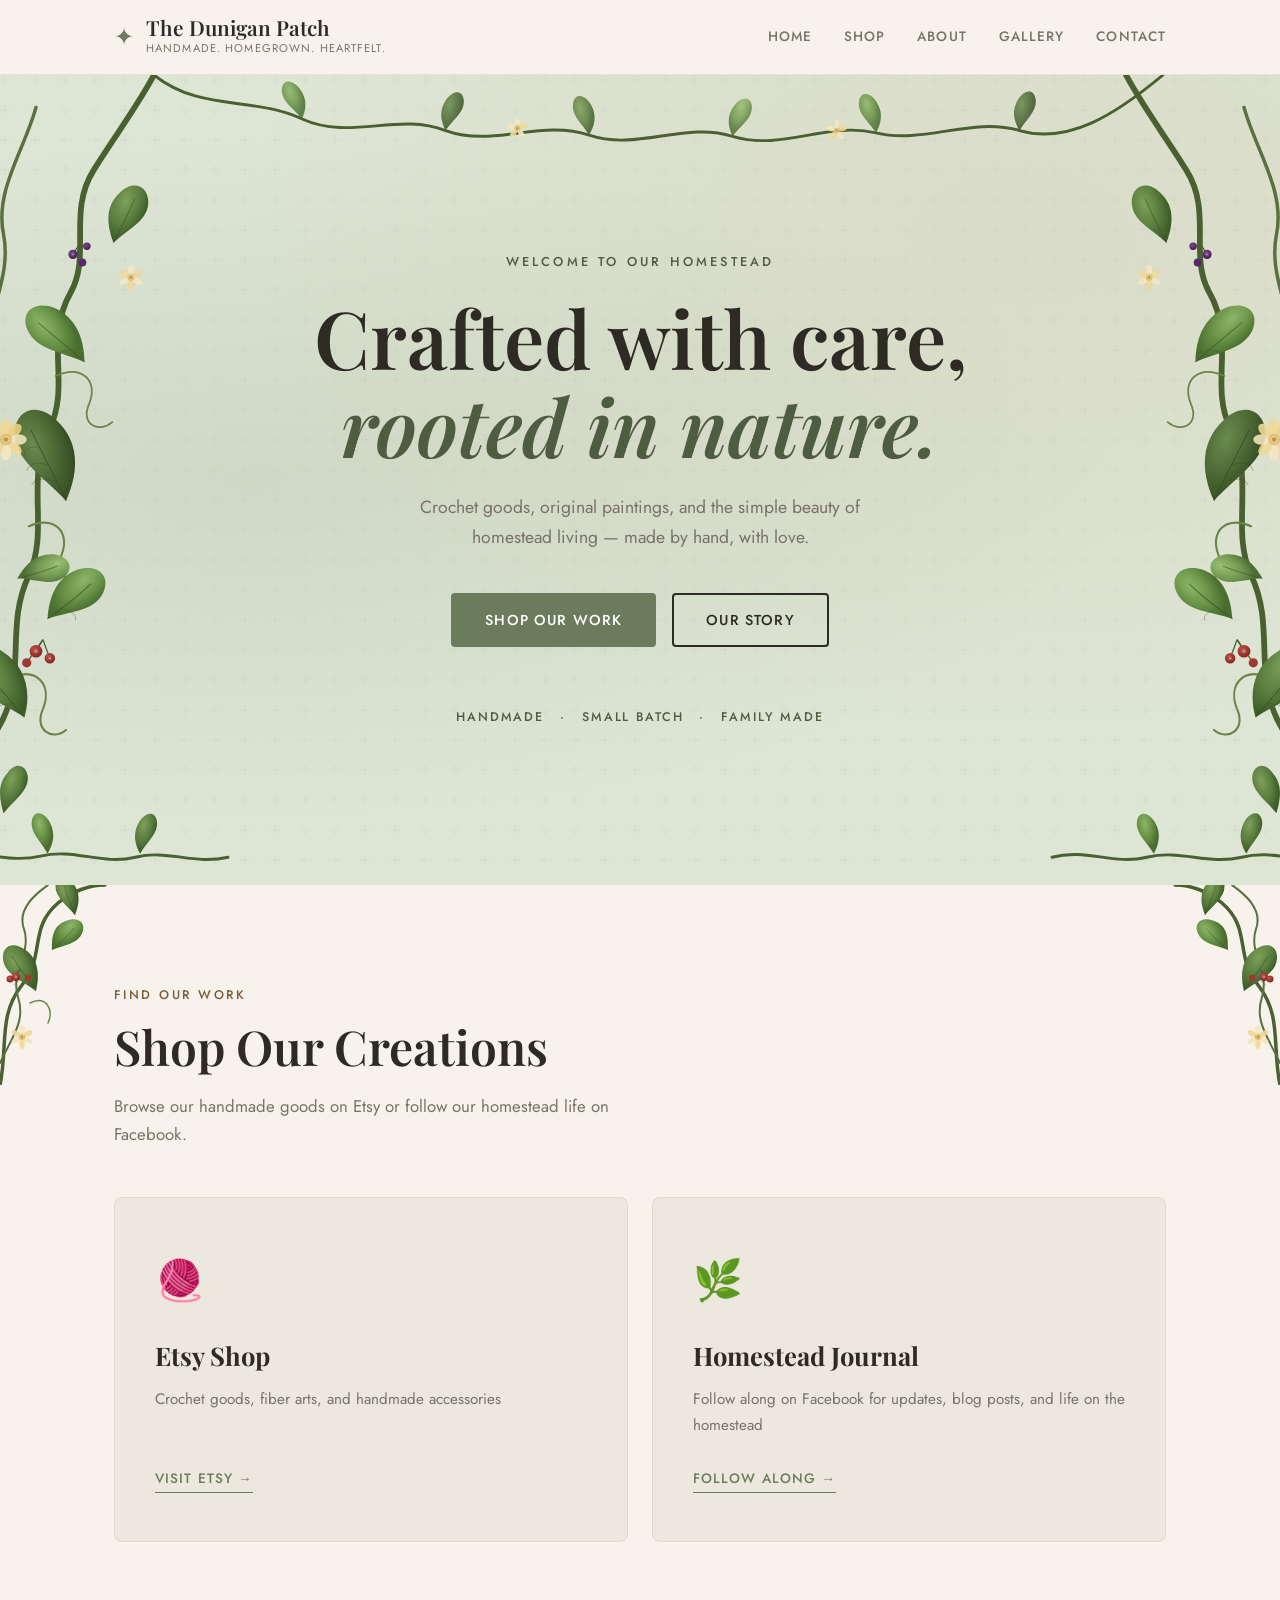
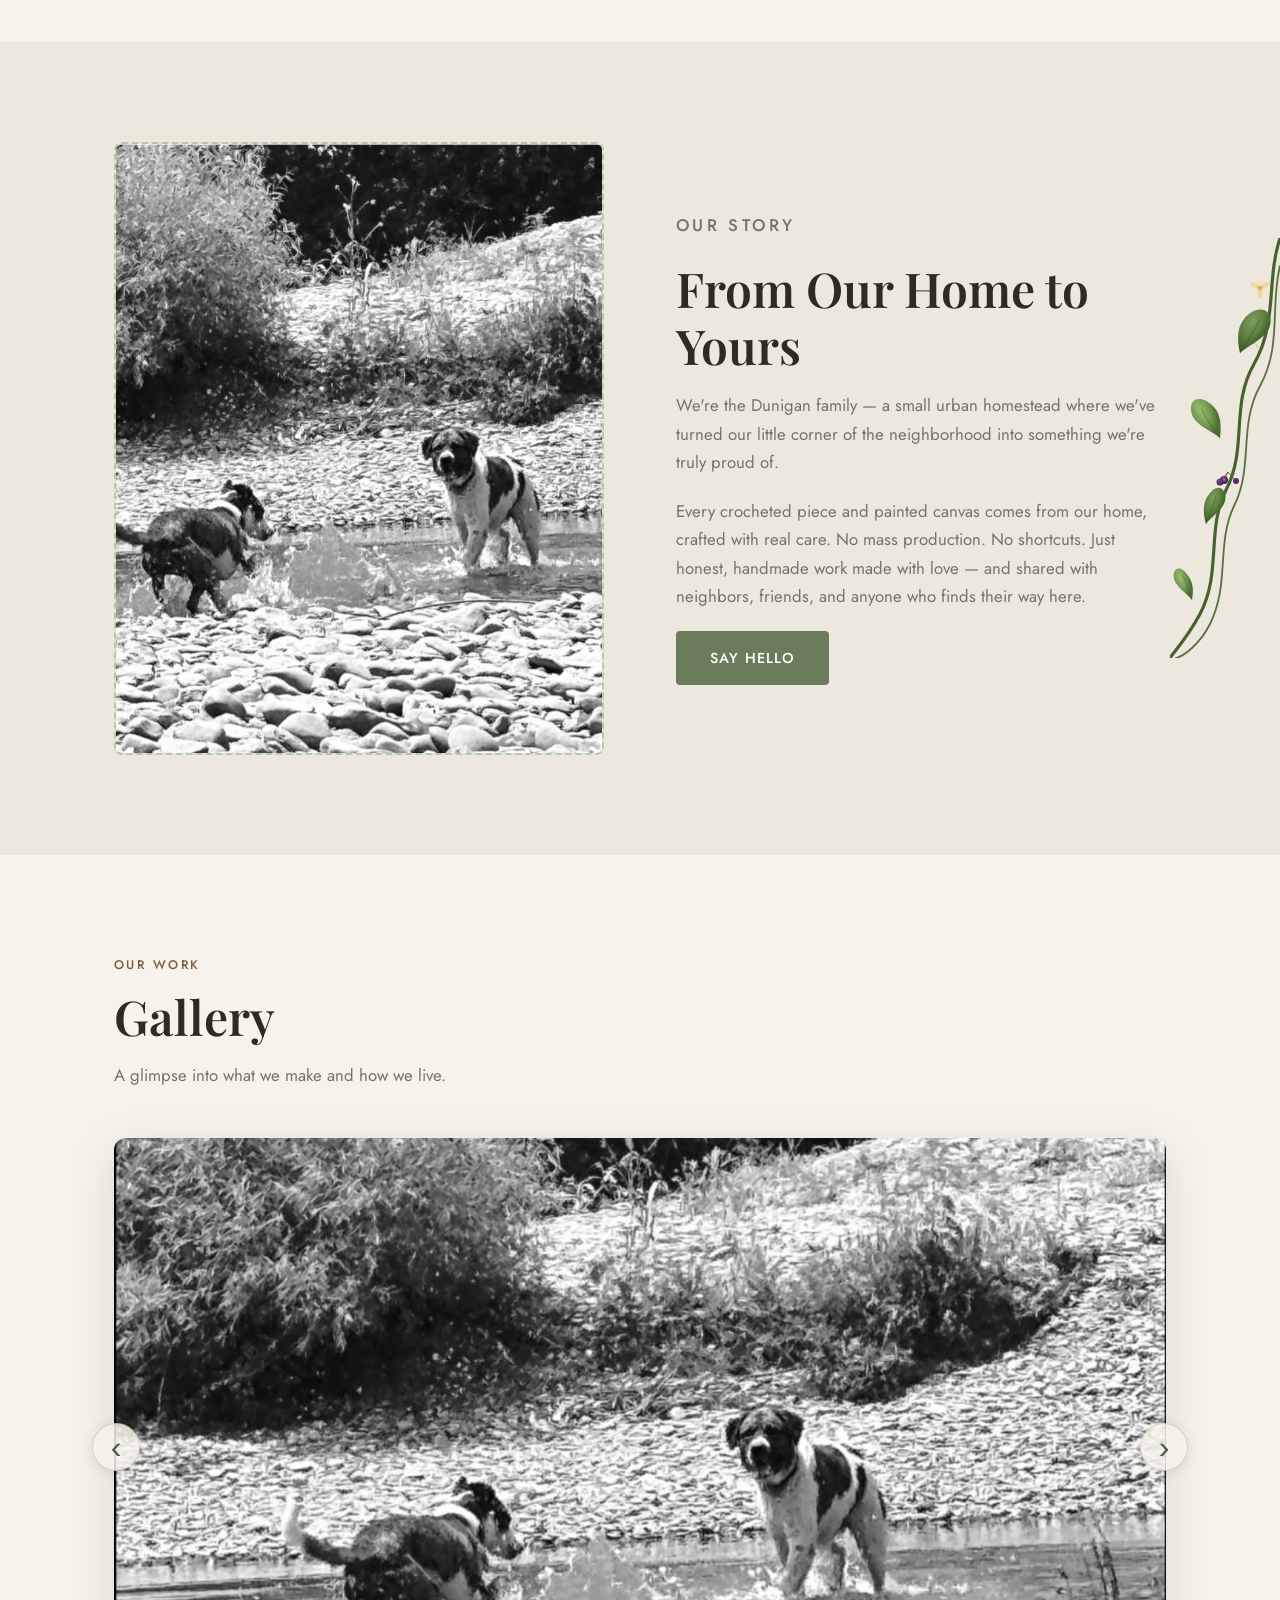
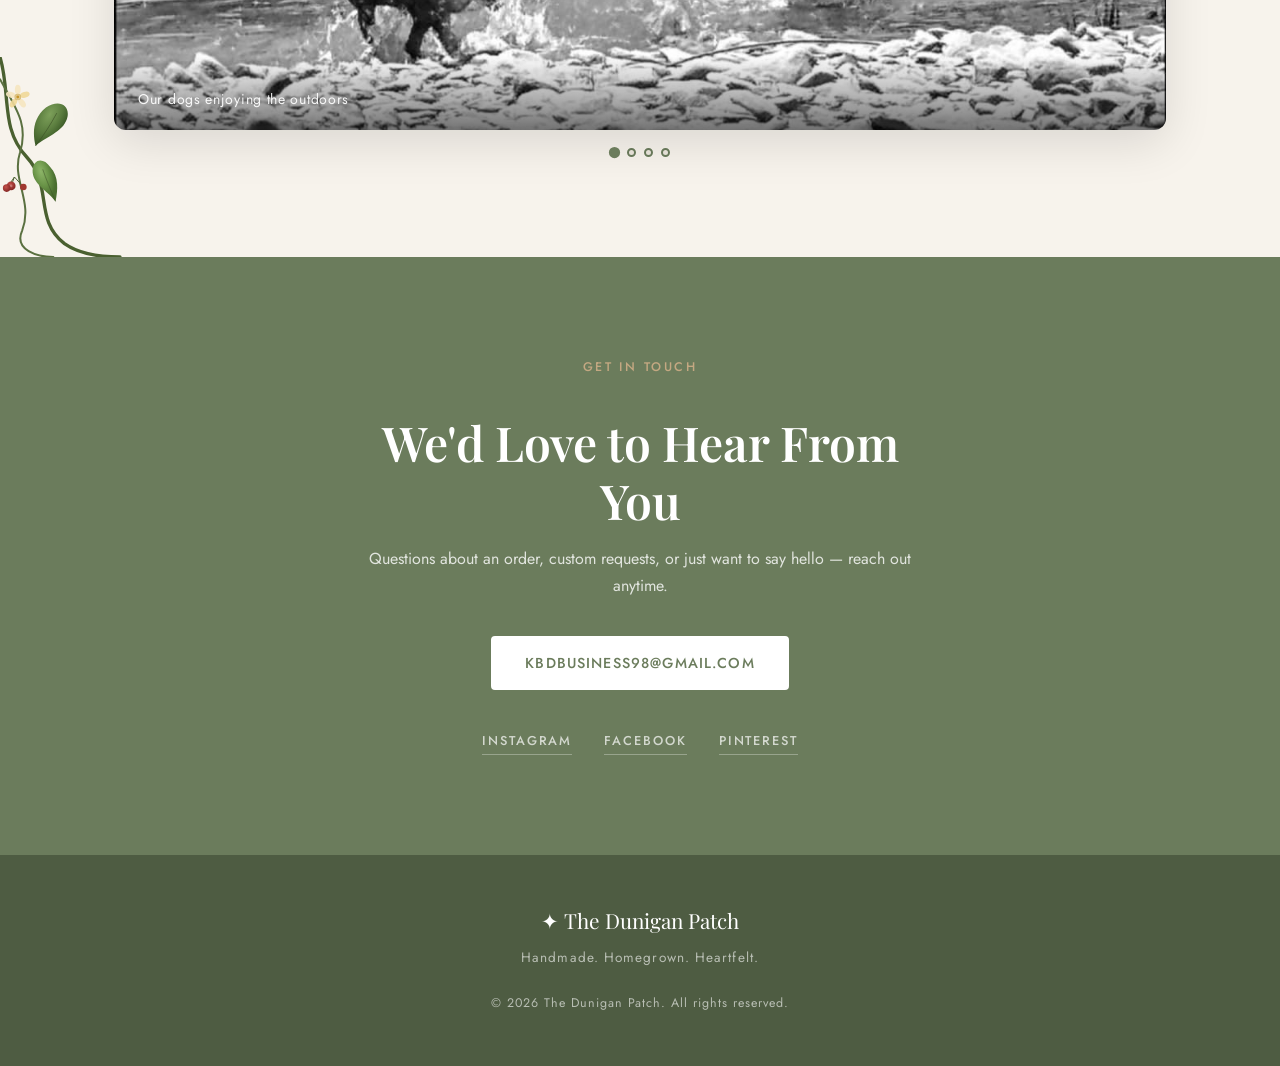
<file: index.html>
<!DOCTYPE html>
<html lang="en">
<head>
  <meta charset="UTF-8">
  <meta name="viewport" content="width=device-width, initial-scale=1.0">
  <title>The Dunigan Patch — Handmade. Homegrown. Heartfelt.</title>
  <meta name="description" content="Handcrafted crochet, paintings, and homestead living from the Dunigan family. Shop our handmade goods on Etsy.">
  <link rel="preconnect" href="https://fonts.googleapis.com">
  <link rel="preconnect" href="https://fonts.gstatic.com" crossorigin>
  <link href="https://fonts.googleapis.com/css2?family=Playfair+Display:ital,wght@0,400;0,600;1,400&family=Jost:wght@300;400;500&display=swap" rel="stylesheet">
  <link rel="stylesheet" href="styles.css">
</head>
<body>

  <!-- HEADER -->
  <header class="site-header">
    <div class="header-inner">
      <div class="logo">
        <span class="logo-leaf">✦</span>
        <div>
          <h1>The Dunigan Patch</h1>
          <p class="tagline">Handmade. Homegrown. Heartfelt.</p>
        </div>
      </div>
      <nav class="main-nav">
        <a href="#home">Home</a>
        <a href="#shop">Shop</a>
        <a href="#about">About</a>
        <a href="#gallery">Gallery</a>
        <a href="#contact">Contact</a>
      </nav>
      <button class="nav-toggle" aria-label="Toggle menu">☰</button>
    </div>
    <nav class="mobile-nav" id="mobileNav">
      <a href="#home" onclick="closeMobileNav()">Home</a>
      <a href="#shop" onclick="closeMobileNav()">Shop</a>
      <a href="#about" onclick="closeMobileNav()">About</a>
      <a href="#gallery" onclick="closeMobileNav()">Gallery</a>
      <a href="#contact" onclick="closeMobileNav()">Contact</a>
    </nav>
  </header>

  <!-- ===================== HERO ===================== -->
  <section class="hero" id="home">
    <div class="hero-texture"></div>

    <svg class="botanical-hero" viewBox="0 0 1200 700" preserveAspectRatio="xMidYMid slice" xmlns="http://www.w3.org/2000/svg" aria-hidden="true">
      <defs>
        <radialGradient id="lf1" cx="35%" cy="30%" r="65%"><stop offset="0%" stop-color="#7da05a"/><stop offset="60%" stop-color="#5a7c3e"/><stop offset="100%" stop-color="#3d5c28"/></radialGradient>
        <radialGradient id="lf2" cx="40%" cy="25%" r="60%"><stop offset="0%" stop-color="#8db568"/><stop offset="55%" stop-color="#6a9448"/><stop offset="100%" stop-color="#4a6e30"/></radialGradient>
        <radialGradient id="lf3" cx="30%" cy="35%" r="70%"><stop offset="0%" stop-color="#6a8c4e"/><stop offset="50%" stop-color="#506c38"/><stop offset="100%" stop-color="#344d22"/></radialGradient>
        <radialGradient id="lf4" cx="45%" cy="20%" r="65%"><stop offset="0%" stop-color="#9abf70"/><stop offset="60%" stop-color="#729952"/><stop offset="100%" stop-color="#4e6e35"/></radialGradient>
        <radialGradient id="br1" cx="40%" cy="35%" r="60%"><stop offset="0%" stop-color="#c4504a"/><stop offset="100%" stop-color="#8a2a28"/></radialGradient>
        <radialGradient id="br2" cx="40%" cy="35%" r="60%"><stop offset="0%" stop-color="#7a4a8a"/><stop offset="100%" stop-color="#4a2060"/></radialGradient>
        <radialGradient id="fl1" cx="50%" cy="50%" r="50%"><stop offset="0%" stop-color="#f5e6c0"/><stop offset="100%" stop-color="#d4b870"/></radialGradient>
      </defs>

      <!-- ── LEFT MAIN STEMS ── -->
      <path d="M30,700 C38,650 18,610 45,565 C72,520 50,478 72,432 C90,392 68,350 90,305 C108,268 85,228 108,188 C126,156 105,118 128,82 C144,56 165,28 180,0" fill="none" stroke="#4a6030" stroke-width="5" stroke-linecap="round"/>
      <path d="M0,680 C12,640 30,618 20,578 C10,538 35,510 25,470 C15,432 42,400 32,360 C22,322 50,290 40,250 C30,212 58,178 50,138 C42,100 68,65 78,28" fill="none" stroke="#5a7040" stroke-width="3" stroke-linecap="round"/>
      <!-- tendrils -->
      <path d="M58,520 C80,512 92,528 84,548 C76,566 92,576 104,566" fill="none" stroke="#6a8448" stroke-width="1.8" stroke-linecap="round"/>
      <path d="M72,390 C94,380 108,395 100,415 C92,433 108,442 120,430" fill="none" stroke="#6a8448" stroke-width="1.8" stroke-linecap="round"/>
      <path d="M95,260 C118,250 132,264 124,284 C116,302 132,310 144,300" fill="none" stroke="#6a8448" stroke-width="1.5" stroke-linecap="round"/>
      <!-- LEFT LEAVES -->
      <g transform="translate(68,555) rotate(-32)"><path d="M0,0 C-10,-22 -28,-42 -20,-62 C-12,-80 6,-76 14,-58 C24,-38 18,-16 0,0Z" fill="url(#lf1)"/><path d="M0,0 C-3,-20 -6,-40 -8,-60" fill="none" stroke="#3d5228" stroke-width="1" opacity="0.7"/><path d="M-2,-15 C-10,-20 -18,-22 -22,-18" fill="none" stroke="#3d5228" stroke-width="0.6" opacity="0.5"/><path d="M-4,-28 C-13,-34 -20,-33 -22,-28" fill="none" stroke="#3d5228" stroke-width="0.6" opacity="0.5"/><path d="M-6,-42 C-14,-46 -20,-44 -20,-40" fill="none" stroke="#3d5228" stroke-width="0.5" opacity="0.4"/></g>
      <g transform="translate(88,470) rotate(45)"><path d="M0,0 C8,-18 24,-32 18,-50 C12,-66 -4,-64 -12,-48 C-20,-30 -12,-14 0,0Z" fill="url(#lf2)"/><path d="M0,0 C3,-18 5,-34 5,-48" fill="none" stroke="#3d5228" stroke-width="1" opacity="0.7"/><path d="M3,-15 C10,-20 16,-20 18,-16" fill="none" stroke="#3d5228" stroke-width="0.6" opacity="0.5"/></g>
      <g transform="translate(104,368) rotate(-18)"><path d="M0,0 C-12,-26 -32,-48 -24,-70 C-16,-90 4,-88 14,-68 C26,-46 20,-22 0,0Z" fill="url(#lf3)"/><path d="M0,0 C-3,-23 -7,-46 -10,-68" fill="none" stroke="#344d22" stroke-width="1" opacity="0.7"/><path d="M-3,-18 C-11,-25 -20,-27 -24,-22" fill="none" stroke="#344d22" stroke-width="0.6" opacity="0.5"/><path d="M-5,-34 C-14,-41 -22,-40 -24,-35" fill="none" stroke="#344d22" stroke-width="0.6" opacity="0.5"/><path d="M-7,-50 C-15,-56 -22,-53 -22,-48" fill="none" stroke="#344d22" stroke-width="0.5" opacity="0.4"/></g>
      <g transform="translate(62,435) rotate(68)"><path d="M0,0 C6,-14 18,-24 14,-38 C10,-50 -2,-48 -8,-36 C-14,-22 -8,-10 0,0Z" fill="url(#lf4)"/><path d="M0,0 C2,-13 3,-25 3,-36" fill="none" stroke="#3d5228" stroke-width="0.8" opacity="0.6"/></g>
      <g transform="translate(120,248) rotate(-42)"><path d="M0,0 C-9,-20 -24,-36 -18,-54 C-12,-70 4,-68 12,-52 C20,-34 14,-16 0,0Z" fill="url(#lf2)"/><path d="M0,0 C-2,-18 -5,-36 -7,-52" fill="none" stroke="#3d5228" stroke-width="0.9" opacity="0.65"/><path d="M-2,-15 C-8,-21 -15,-22 -18,-18" fill="none" stroke="#3d5228" stroke-width="0.5" opacity="0.5"/></g>
      <g transform="translate(145,145) rotate(20)"><path d="M0,0 C8,-16 22,-28 16,-44 C10,-58 -4,-56 -10,-42 C-18,-26 -10,-12 0,0Z" fill="url(#lf1)"/><path d="M0,0 C2,-15 4,-29 4,-42" fill="none" stroke="#3d5228" stroke-width="0.8" opacity="0.65"/></g>
      <g transform="translate(50,638) rotate(15)"><path d="M0,0 C6,-14 16,-24 12,-36 C8,-46 -2,-46 -6,-34 C-12,-22 -6,-10 0,0Z" fill="url(#lf1)"/></g>
      <!-- LEFT FLOWERS -->
      <g transform="translate(52,315)"><ellipse cx="0" cy="-11" rx="4.5" ry="7" fill="#f0d898" opacity="0.92"/><ellipse cx="0" cy="-11" rx="4.5" ry="7" fill="#efd080" opacity="0.88" transform="rotate(45)"/><ellipse cx="0" cy="-11" rx="4.5" ry="7" fill="#f5e6c0" opacity="0.88" transform="rotate(90)"/><ellipse cx="0" cy="-11" rx="4.5" ry="7" fill="#f0d898" opacity="0.92" transform="rotate(135)"/><ellipse cx="0" cy="-11" rx="4.5" ry="7" fill="#f5e6c0" opacity="0.88" transform="rotate(180)"/><ellipse cx="0" cy="-11" rx="4.5" ry="7" fill="#f0d898" opacity="0.9" transform="rotate(225)"/><ellipse cx="0" cy="-11" rx="4.5" ry="7" fill="#f5e6c0" opacity="0.88" transform="rotate(270)"/><ellipse cx="0" cy="-11" rx="4.5" ry="7" fill="#f0d898" opacity="0.9" transform="rotate(315)"/><circle cx="0" cy="0" r="5" fill="url(#fl1)"/><circle cx="0" cy="0" r="2" fill="#c8962a"/></g>
      <g transform="translate(160,175) scale(0.72)"><ellipse cx="0" cy="-9" rx="3.5" ry="6" fill="#f5e6c0" opacity="0.9"/><ellipse cx="0" cy="-9" rx="3.5" ry="6" fill="#f0d898" opacity="0.9" transform="rotate(60)"/><ellipse cx="0" cy="-9" rx="3.5" ry="6" fill="#f5e6c0" opacity="0.9" transform="rotate(120)"/><ellipse cx="0" cy="-9" rx="3.5" ry="6" fill="#f0d898" opacity="0.9" transform="rotate(180)"/><ellipse cx="0" cy="-9" rx="3.5" ry="6" fill="#f5e6c0" opacity="0.9" transform="rotate(240)"/><ellipse cx="0" cy="-9" rx="3.5" ry="6" fill="#f0d898" opacity="0.9" transform="rotate(300)"/><circle cx="0" cy="0" r="4" fill="url(#fl1)"/><circle cx="0" cy="0" r="1.8" fill="#c8962a"/></g>
      <!-- LEFT BERRIES -->
      <line x1="84" y1="488" x2="78" y2="498" stroke="#4a6030" stroke-width="1.1"/><line x1="84" y1="488" x2="90" y2="504" stroke="#4a6030" stroke-width="1.1"/><line x1="84" y1="488" x2="70" y2="508" stroke="#4a6030" stroke-width="1.1"/>
      <circle cx="78" cy="498" r="5.5" fill="url(#br1)"/><circle cx="78" cy="498" r="1.6" fill="rgba(255,255,255,0.3)"/>
      <circle cx="90" cy="504" r="4.5" fill="url(#br1)"/><circle cx="90" cy="504" r="1.3" fill="rgba(255,255,255,0.3)"/>
      <circle cx="70" cy="508" r="4" fill="#a03830"/>
      <line x1="115" y1="147" x2="110" y2="155" stroke="#4a6030" stroke-width="1"/><line x1="115" y1="147" x2="122" y2="148" stroke="#4a6030" stroke-width="1"/><line x1="115" y1="147" x2="118" y2="162" stroke="#4a6030" stroke-width="1"/>
      <circle cx="110" cy="155" r="4" fill="url(#br2)"/><circle cx="110" cy="155" r="1.2" fill="rgba(255,255,255,0.28)"/>
      <circle cx="122" cy="148" r="3.2" fill="url(#br2)"/><circle cx="118" cy="162" r="3.5" fill="#5a2870"/>

      <!-- ── RIGHT MAIN STEMS ── -->
      <path d="M1170,700 C1162,650 1182,610 1155,565 C1128,520 1150,478 1128,432 C1110,392 1132,350 1110,305 C1092,268 1115,228 1092,188 C1074,156 1095,118 1072,82 C1056,56 1035,28 1020,0" fill="none" stroke="#4a6030" stroke-width="5" stroke-linecap="round"/>
      <path d="M1200,680 C1188,640 1170,618 1180,578 C1190,538 1165,510 1175,470 C1185,432 1158,400 1168,360 C1178,322 1150,290 1160,250 C1170,212 1142,178 1150,138 C1158,100 1132,65 1122,28" fill="none" stroke="#5a7040" stroke-width="3" stroke-linecap="round"/>
      <path d="M1142,520 C1120,512 1108,528 1116,548 C1124,566 1108,576 1096,566" fill="none" stroke="#6a8448" stroke-width="1.8" stroke-linecap="round"/>
      <path d="M1128,390 C1106,380 1092,395 1100,415 C1108,433 1092,442 1080,430" fill="none" stroke="#6a8448" stroke-width="1.8" stroke-linecap="round"/>
      <path d="M1105,260 C1082,250 1068,264 1076,284 C1084,302 1068,310 1056,300" fill="none" stroke="#6a8448" stroke-width="1.5" stroke-linecap="round"/>
      <!-- RIGHT LEAVES -->
      <g transform="translate(1132,555) rotate(32)"><path d="M0,0 C10,-22 28,-42 20,-62 C12,-80 -6,-76 -14,-58 C-24,-38 -18,-16 0,0Z" fill="url(#lf1)"/><path d="M0,0 C3,-20 6,-40 8,-60" fill="none" stroke="#3d5228" stroke-width="1" opacity="0.7"/><path d="M2,-15 C10,-20 18,-22 22,-18" fill="none" stroke="#3d5228" stroke-width="0.6" opacity="0.5"/><path d="M4,-28 C13,-34 20,-33 22,-28" fill="none" stroke="#3d5228" stroke-width="0.6" opacity="0.5"/><path d="M6,-42 C14,-46 20,-44 20,-40" fill="none" stroke="#3d5228" stroke-width="0.5" opacity="0.4"/></g>
      <g transform="translate(1112,470) rotate(-45)"><path d="M0,0 C-8,-18 -24,-32 -18,-50 C-12,-66 4,-64 12,-48 C20,-30 12,-14 0,0Z" fill="url(#lf2)"/><path d="M0,0 C-3,-18 -5,-34 -5,-48" fill="none" stroke="#3d5228" stroke-width="1" opacity="0.7"/><path d="M-3,-15 C-10,-20 -16,-20 -18,-16" fill="none" stroke="#3d5228" stroke-width="0.6" opacity="0.5"/></g>
      <g transform="translate(1096,368) rotate(18)"><path d="M0,0 C12,-26 32,-48 24,-70 C16,-90 -4,-88 -14,-68 C-26,-46 -20,-22 0,0Z" fill="url(#lf3)"/><path d="M0,0 C3,-23 7,-46 10,-68" fill="none" stroke="#344d22" stroke-width="1" opacity="0.7"/><path d="M3,-18 C11,-25 20,-27 24,-22" fill="none" stroke="#344d22" stroke-width="0.6" opacity="0.5"/><path d="M5,-34 C14,-41 22,-40 24,-35" fill="none" stroke="#344d22" stroke-width="0.6" opacity="0.5"/></g>
      <g transform="translate(1138,435) rotate(-68)"><path d="M0,0 C-6,-14 -18,-24 -14,-38 C-10,-50 2,-48 8,-36 C14,-22 8,-10 0,0Z" fill="url(#lf4)"/><path d="M0,0 C-2,-13 -3,-25 -3,-36" fill="none" stroke="#3d5228" stroke-width="0.8" opacity="0.6"/></g>
      <g transform="translate(1080,248) rotate(42)"><path d="M0,0 C9,-20 24,-36 18,-54 C12,-70 -4,-68 -12,-52 C-20,-34 -14,-16 0,0Z" fill="url(#lf2)"/><path d="M0,0 C2,-18 5,-36 7,-52" fill="none" stroke="#3d5228" stroke-width="0.9" opacity="0.65"/><path d="M2,-15 C8,-21 15,-22 18,-18" fill="none" stroke="#3d5228" stroke-width="0.5" opacity="0.5"/></g>
      <g transform="translate(1055,145) rotate(-20)"><path d="M0,0 C-8,-16 -22,-28 -16,-44 C-10,-58 4,-56 10,-42 C18,-26 10,-12 0,0Z" fill="url(#lf1)"/><path d="M0,0 C-2,-15 -4,-29 -4,-42" fill="none" stroke="#3d5228" stroke-width="0.8" opacity="0.65"/></g>
      <g transform="translate(1150,638) rotate(-15)"><path d="M0,0 C-6,-14 -16,-24 -12,-36 C-8,-46 2,-46 6,-34 C12,-22 6,-10 0,0Z" fill="url(#lf1)"/></g>
      <!-- RIGHT FLOWERS -->
      <g transform="translate(1148,315)"><ellipse cx="0" cy="-11" rx="4.5" ry="7" fill="#f0d898" opacity="0.92"/><ellipse cx="0" cy="-11" rx="4.5" ry="7" fill="#efd080" opacity="0.88" transform="rotate(45)"/><ellipse cx="0" cy="-11" rx="4.5" ry="7" fill="#f5e6c0" opacity="0.88" transform="rotate(90)"/><ellipse cx="0" cy="-11" rx="4.5" ry="7" fill="#f0d898" opacity="0.92" transform="rotate(135)"/><ellipse cx="0" cy="-11" rx="4.5" ry="7" fill="#f5e6c0" opacity="0.88" transform="rotate(180)"/><ellipse cx="0" cy="-11" rx="4.5" ry="7" fill="#f0d898" opacity="0.9" transform="rotate(225)"/><ellipse cx="0" cy="-11" rx="4.5" ry="7" fill="#f5e6c0" opacity="0.88" transform="rotate(270)"/><ellipse cx="0" cy="-11" rx="4.5" ry="7" fill="#f0d898" opacity="0.9" transform="rotate(315)"/><circle cx="0" cy="0" r="5" fill="url(#fl1)"/><circle cx="0" cy="0" r="2" fill="#c8962a"/></g>
      <g transform="translate(1040,175) scale(0.72)"><ellipse cx="0" cy="-9" rx="3.5" ry="6" fill="#f5e6c0" opacity="0.9"/><ellipse cx="0" cy="-9" rx="3.5" ry="6" fill="#f0d898" opacity="0.9" transform="rotate(60)"/><ellipse cx="0" cy="-9" rx="3.5" ry="6" fill="#f5e6c0" opacity="0.9" transform="rotate(120)"/><ellipse cx="0" cy="-9" rx="3.5" ry="6" fill="#f0d898" opacity="0.9" transform="rotate(180)"/><ellipse cx="0" cy="-9" rx="3.5" ry="6" fill="#f5e6c0" opacity="0.9" transform="rotate(240)"/><ellipse cx="0" cy="-9" rx="3.5" ry="6" fill="#f0d898" opacity="0.9" transform="rotate(300)"/><circle cx="0" cy="0" r="4" fill="url(#fl1)"/><circle cx="0" cy="0" r="1.8" fill="#c8962a"/></g>
      <!-- RIGHT BERRIES -->
      <line x1="1116" y1="488" x2="1122" y2="498" stroke="#4a6030" stroke-width="1.1"/><line x1="1116" y1="488" x2="1110" y2="504" stroke="#4a6030" stroke-width="1.1"/><line x1="1116" y1="488" x2="1130" y2="508" stroke="#4a6030" stroke-width="1.1"/>
      <circle cx="1122" cy="498" r="5.5" fill="url(#br1)"/><circle cx="1122" cy="498" r="1.6" fill="rgba(255,255,255,0.3)"/>
      <circle cx="1110" cy="504" r="4.5" fill="url(#br1)"/><circle cx="1110" cy="504" r="1.3" fill="rgba(255,255,255,0.3)"/>
      <circle cx="1130" cy="508" r="4" fill="#a03830"/>
      <line x1="1085" y1="147" x2="1090" y2="155" stroke="#4a6030" stroke-width="1"/><line x1="1085" y1="147" x2="1078" y2="148" stroke="#4a6030" stroke-width="1"/><line x1="1085" y1="147" x2="1082" y2="162" stroke="#4a6030" stroke-width="1"/>
      <circle cx="1090" cy="155" r="4" fill="url(#br2)"/><circle cx="1090" cy="155" r="1.2" fill="rgba(255,255,255,0.28)"/>
      <circle cx="1078" cy="148" r="3.2" fill="url(#br2)"/><circle cx="1082" cy="162" r="3.5" fill="#5a2870"/>

      <!-- ── TOP ARCH VINE ── -->
      <path d="M180,0 C220,32 265,18 308,38 C350,57 390,32 432,48 C474,63 514,38 556,52 C598,66 638,40 680,53 C722,66 762,40 804,50 C846,60 886,36 928,48 C970,60 1010,35 1052,0" fill="none" stroke="#4a6030" stroke-width="2.5" stroke-linecap="round"/>
      <g transform="translate(308,38) rotate(-18)"><path d="M0,0 C-4,-11 -12,-19 -9,-29 C-6,-38 2,-36 6,-26 C10,-15 6,-7 0,0Z" fill="url(#lf2)" opacity="0.85"/></g>
      <g transform="translate(432,48) rotate(14)"><path d="M0,0 C4,-11 12,-19 9,-29 C6,-38 -2,-36 -6,-26 C-10,-15 -6,-7 0,0Z" fill="url(#lf3)" opacity="0.85"/></g>
      <g transform="translate(556,52) rotate(-10)"><path d="M0,0 C-4,-11 -12,-19 -9,-29 C-6,-38 2,-36 6,-26 C10,-15 6,-7 0,0Z" fill="url(#lf1)" opacity="0.85"/></g>
      <g transform="translate(680,53) rotate(16)"><path d="M0,0 C4,-11 12,-19 9,-29 C6,-38 -2,-36 -6,-26 C-10,-15 -6,-7 0,0Z" fill="url(#lf4)" opacity="0.85"/></g>
      <g transform="translate(804,50) rotate(-12)"><path d="M0,0 C-4,-11 -12,-19 -9,-29 C-6,-38 2,-36 6,-26 C10,-15 6,-7 0,0Z" fill="url(#lf2)" opacity="0.85"/></g>
      <g transform="translate(928,48) rotate(10)"><path d="M0,0 C4,-11 12,-19 9,-29 C6,-38 -2,-36 -6,-26 C-10,-15 -6,-7 0,0Z" fill="url(#lf3)" opacity="0.85"/></g>
      <!-- flower on top arch -->
      <g transform="translate(494,46) scale(0.62)"><ellipse cx="0" cy="-9" rx="3.5" ry="6" fill="#f5e6c0" opacity="0.9"/><ellipse cx="0" cy="-9" rx="3.5" ry="6" fill="#f0d898" opacity="0.9" transform="rotate(72)"/><ellipse cx="0" cy="-9" rx="3.5" ry="6" fill="#f5e6c0" opacity="0.9" transform="rotate(144)"/><ellipse cx="0" cy="-9" rx="3.5" ry="6" fill="#f0d898" opacity="0.9" transform="rotate(216)"/><ellipse cx="0" cy="-9" rx="3.5" ry="6" fill="#f5e6c0" opacity="0.9" transform="rotate(288)"/><circle cx="0" cy="0" r="4" fill="url(#fl1)"/><circle cx="0" cy="0" r="1.8" fill="#c8962a"/></g>
      <g transform="translate(770,48) scale(0.62)"><ellipse cx="0" cy="-9" rx="3.5" ry="6" fill="#f5e6c0" opacity="0.9"/><ellipse cx="0" cy="-9" rx="3.5" ry="6" fill="#f0d898" opacity="0.9" transform="rotate(72)"/><ellipse cx="0" cy="-9" rx="3.5" ry="6" fill="#f5e6c0" opacity="0.9" transform="rotate(144)"/><ellipse cx="0" cy="-9" rx="3.5" ry="6" fill="#f0d898" opacity="0.9" transform="rotate(216)"/><ellipse cx="0" cy="-9" rx="3.5" ry="6" fill="#f5e6c0" opacity="0.9" transform="rotate(288)"/><circle cx="0" cy="0" r="4" fill="url(#fl1)"/><circle cx="0" cy="0" r="1.8" fill="#c8962a"/></g>

      <!-- ── BOTTOM BORDER VINE ── -->
      <path d="M0,676 C30,668 52,682 82,675 C112,668 134,683 164,676 C192,669 214,683 244,676" fill="none" stroke="#4a6030" stroke-width="2.5" stroke-linecap="round"/>
      <path d="M956,676 C986,668 1008,683 1038,676 C1068,669 1090,683 1120,676 C1148,669 1170,682 1200,676" fill="none" stroke="#4a6030" stroke-width="2.5" stroke-linecap="round"/>
      <g transform="translate(88,673) rotate(-9)"><path d="M0,0 C-4,-12 -12,-20 -9,-30 C-6,-39 2,-37 6,-27 C10,-16 6,-7 0,0Z" fill="url(#lf2)"/></g>
      <g transform="translate(168,673) rotate(11)"><path d="M0,0 C4,-12 12,-20 9,-30 C6,-39 -2,-37 -6,-27 C-10,-16 -6,-7 0,0Z" fill="url(#lf1)"/></g>
      <g transform="translate(1044,673) rotate(-11)"><path d="M0,0 C-4,-12 -12,-20 -9,-30 C-6,-39 2,-37 6,-27 C10,-16 6,-7 0,0Z" fill="url(#lf2)"/></g>
      <g transform="translate(1124,673) rotate(9)"><path d="M0,0 C4,-12 12,-20 9,-30 C6,-39 -2,-37 -6,-27 C-10,-16 -6,-7 0,0Z" fill="url(#lf1)"/></g>
    </svg>

    <div class="hero-content">
      <p class="hero-eyebrow">Welcome to our homestead</p>
      <h2 class="hero-headline">Crafted with care,<br><em>rooted in nature.</em></h2>
      <p class="hero-sub">Crochet goods, original paintings, and the simple beauty of homestead living — made by hand, with love.</p>
      <div class="hero-ctas">
        <a href="#shop" class="btn btn-primary">Shop Our Work</a>
        <a href="#about" class="btn btn-outline">Our Story</a>
      </div>
    </div>
    <div class="hero-badge">
      <span>Handmade</span><span>·</span><span>Small Batch</span><span>·</span><span>Family Made</span>
    </div>
  </section>

  <!-- ===================== SHOP ===================== -->
  <section class="shop" id="shop">
    <!-- corner vine TL -->
    <svg class="bot-corner bot-tl" viewBox="0 0 200 200" xmlns="http://www.w3.org/2000/svg" aria-hidden="true">
      <defs>
        <radialGradient id="s_lf1" cx="35%" cy="30%" r="65%"><stop offset="0%" stop-color="#7da05a"/><stop offset="60%" stop-color="#5a7c3e"/><stop offset="100%" stop-color="#3d5c28"/></radialGradient>
        <radialGradient id="s_lf2" cx="40%" cy="25%" r="60%"><stop offset="0%" stop-color="#8db568"/><stop offset="55%" stop-color="#6a9448"/><stop offset="100%" stop-color="#4a6e30"/></radialGradient>
        <radialGradient id="s_fl" cx="50%" cy="50%" r="50%"><stop offset="0%" stop-color="#f5e6c0"/><stop offset="100%" stop-color="#d4b870"/></radialGradient>
        <radialGradient id="s_br" cx="40%" cy="35%" r="60%"><stop offset="0%" stop-color="#c4504a"/><stop offset="100%" stop-color="#8a2a28"/></radialGradient>
      </defs>
      <path d="M0,200 C8,162 -2,130 22,100 C46,70 28,44 58,18 C72,6 90,0 105,0" fill="none" stroke="#4a6030" stroke-width="3.5" stroke-linecap="round"/>
      <path d="M0,178 C12,152 26,136 18,112 C10,88 32,68 24,44 C16,22 40,6 48,0" fill="none" stroke="#5a7040" stroke-width="2" stroke-linecap="round"/>
      <path d="M30,118 C46,110 54,124 48,138" fill="none" stroke="#6a8448" stroke-width="1.4" stroke-linecap="round"/>
      <g transform="translate(36,106) rotate(-28)"><path d="M0,0 C-8,-17 -20,-30 -14,-44 C-8,-57 4,-54 10,-41 C17,-27 11,-12 0,0Z" fill="url(#s_lf1)"/><path d="M0,0 C-2,-14 -4,-29 -5,-42" fill="none" stroke="#3d5228" stroke-width="0.8" opacity="0.7"/><path d="M-2,-13 C-8,-18 -14,-18 -17,-15" fill="none" stroke="#3d5228" stroke-width="0.5" opacity="0.5"/><path d="M-3,-24 C-9,-29 -15,-28 -15,-24" fill="none" stroke="#3d5228" stroke-width="0.5" opacity="0.45"/></g>
      <g transform="translate(52,65) rotate(40)"><path d="M0,0 C6,-12 16,-21 12,-33 C8,-44 -3,-42 -8,-31 C-15,-19 -8,-9 0,0Z" fill="url(#s_lf2)"/><path d="M0,0 C2,-12 3,-22 3,-31" fill="none" stroke="#3d5228" stroke-width="0.7" opacity="0.65"/></g>
      <g transform="translate(75,30) rotate(-15)"><path d="M0,0 C-6,-13 -15,-23 -11,-34 C-7,-44 2,-42 6,-32 C12,-19 6,-8 0,0Z" fill="url(#s_lf1)"/><path d="M0,0 C-1,-11 -3,-22 -3,-32" fill="none" stroke="#3d5228" stroke-width="0.7" opacity="0.6"/></g>
      <g transform="translate(22,152) scale(0.78)"><ellipse cx="0" cy="-9" rx="3.5" ry="6" fill="#f5e6c0" opacity="0.9"/><ellipse cx="0" cy="-9" rx="3.5" ry="6" fill="#f0d898" opacity="0.9" transform="rotate(60)"/><ellipse cx="0" cy="-9" rx="3.5" ry="6" fill="#f5e6c0" opacity="0.9" transform="rotate(120)"/><ellipse cx="0" cy="-9" rx="3.5" ry="6" fill="#f0d898" opacity="0.9" transform="rotate(180)"/><ellipse cx="0" cy="-9" rx="3.5" ry="6" fill="#f5e6c0" opacity="0.9" transform="rotate(240)"/><ellipse cx="0" cy="-9" rx="3.5" ry="6" fill="#f0d898" opacity="0.9" transform="rotate(300)"/><circle cx="0" cy="0" r="4" fill="url(#s_fl)"/><circle cx="0" cy="0" r="1.8" fill="#c8962a"/></g>
      <line x1="20" y1="84" x2="16" y2="92" stroke="#4a6030" stroke-width="0.9"/><line x1="20" y1="84" x2="28" y2="93" stroke="#4a6030" stroke-width="0.9"/><line x1="20" y1="84" x2="10" y2="94" stroke="#4a6030" stroke-width="0.9"/>
      <circle cx="16" cy="92" r="4.2" fill="url(#s_br)"/><circle cx="16" cy="92" r="1.3" fill="rgba(255,255,255,0.3)"/>
      <circle cx="28" cy="93" r="3.2" fill="#a03830"/><circle cx="10" cy="94" r="3.5" fill="url(#s_br)"/>
    </svg>
    <!-- corner vine TR -->
    <svg class="bot-corner bot-tr" viewBox="0 0 200 200" xmlns="http://www.w3.org/2000/svg" aria-hidden="true">
      <defs>
        <radialGradient id="sr_lf1" cx="35%" cy="30%" r="65%"><stop offset="0%" stop-color="#7da05a"/><stop offset="60%" stop-color="#5a7c3e"/><stop offset="100%" stop-color="#3d5c28"/></radialGradient>
        <radialGradient id="sr_lf2" cx="40%" cy="25%" r="60%"><stop offset="0%" stop-color="#8db568"/><stop offset="55%" stop-color="#6a9448"/><stop offset="100%" stop-color="#4a6e30"/></radialGradient>
        <radialGradient id="sr_fl" cx="50%" cy="50%" r="50%"><stop offset="0%" stop-color="#f5e6c0"/><stop offset="100%" stop-color="#d4b870"/></radialGradient>
        <radialGradient id="sr_br" cx="40%" cy="35%" r="60%"><stop offset="0%" stop-color="#c4504a"/><stop offset="100%" stop-color="#8a2a28"/></radialGradient>
      </defs>
      <path d="M200,200 C192,162 202,130 178,100 C154,70 172,44 142,18 C128,6 110,0 95,0" fill="none" stroke="#4a6030" stroke-width="3.5" stroke-linecap="round"/>
      <path d="M200,178 C188,152 174,136 182,112 C190,88 168,68 176,44 C184,22 160,6 152,0" fill="none" stroke="#5a7040" stroke-width="2" stroke-linecap="round"/>
      <g transform="translate(164,106) rotate(28)"><path d="M0,0 C8,-17 20,-30 14,-44 C8,-57 -4,-54 -10,-41 C-17,-27 -11,-12 0,0Z" fill="url(#sr_lf1)"/><path d="M0,0 C2,-14 4,-29 5,-42" fill="none" stroke="#3d5228" stroke-width="0.8" opacity="0.7"/><path d="M2,-13 C8,-18 14,-18 17,-15" fill="none" stroke="#3d5228" stroke-width="0.5" opacity="0.5"/></g>
      <g transform="translate(148,65) rotate(-40)"><path d="M0,0 C-6,-12 -16,-21 -12,-33 C-8,-44 3,-42 8,-31 C15,-19 8,-9 0,0Z" fill="url(#sr_lf2)"/><path d="M0,0 C-2,-12 -3,-22 -3,-31" fill="none" stroke="#3d5228" stroke-width="0.7" opacity="0.65"/></g>
      <g transform="translate(125,30) rotate(15)"><path d="M0,0 C6,-13 15,-23 11,-34 C7,-44 -2,-42 -6,-32 C-12,-19 -6,-8 0,0Z" fill="url(#sr_lf1)"/><path d="M0,0 C1,-11 3,-22 3,-32" fill="none" stroke="#3d5228" stroke-width="0.7" opacity="0.6"/></g>
      <g transform="translate(178,152) scale(0.78)"><ellipse cx="0" cy="-9" rx="3.5" ry="6" fill="#f5e6c0" opacity="0.9"/><ellipse cx="0" cy="-9" rx="3.5" ry="6" fill="#f0d898" opacity="0.9" transform="rotate(60)"/><ellipse cx="0" cy="-9" rx="3.5" ry="6" fill="#f5e6c0" opacity="0.9" transform="rotate(120)"/><ellipse cx="0" cy="-9" rx="3.5" ry="6" fill="#f0d898" opacity="0.9" transform="rotate(180)"/><ellipse cx="0" cy="-9" rx="3.5" ry="6" fill="#f5e6c0" opacity="0.9" transform="rotate(240)"/><ellipse cx="0" cy="-9" rx="3.5" ry="6" fill="#f0d898" opacity="0.9" transform="rotate(300)"/><circle cx="0" cy="0" r="4" fill="url(#sr_fl)"/><circle cx="0" cy="0" r="1.8" fill="#c8962a"/></g>
      <line x1="180" y1="84" x2="184" y2="92" stroke="#4a6030" stroke-width="0.9"/><line x1="180" y1="84" x2="172" y2="93" stroke="#4a6030" stroke-width="0.9"/><line x1="180" y1="84" x2="190" y2="94" stroke="#4a6030" stroke-width="0.9"/>
      <circle cx="184" cy="92" r="4.2" fill="url(#sr_br)"/><circle cx="184" cy="92" r="1.3" fill="rgba(255,255,255,0.3)"/>
      <circle cx="172" cy="93" r="3.2" fill="#a03830"/><circle cx="190" cy="94" r="3.5" fill="url(#sr_br)"/>
    </svg>

    <div class="section-inner">
      <p class="section-label">Find our work</p>
      <h2 class="section-title">Shop Our Creations</h2>
      <p class="section-sub">Browse our handmade goods on Etsy or follow our homestead life on Facebook.</p>
      <div class="shop-cards">
        <a href="https://www.etsy.com/shop/DuniganDesignz" target="_blank" rel="noopener" class="shop-card">
          <div class="shop-card-icon">🧶</div>
          <h3>Etsy Shop</h3>
          <p>Crochet goods, fiber arts, and handmade accessories</p>
          <span class="shop-card-cta">Visit Etsy →</span>
        </a>
        <a href="https://www.facebook.com/share/18uFwBhyeV/?mibextid=wwXIfr" target="_blank" rel="noopener" class="shop-card">
          <div class="shop-card-icon">🌿</div>
          <h3>Homestead Journal</h3>
          <p>Follow along on Facebook for updates, blog posts, and life on the homestead</p>
          <span class="shop-card-cta">Follow Along →</span>
        </a>
      </div>
    </div>
  </section>

  <!-- ===================== ABOUT ===================== -->
  <section class="about" id="about">
    <!-- side vine right -->
    <svg class="bot-side bot-side-r" viewBox="0 0 110 420" xmlns="http://www.w3.org/2000/svg" aria-hidden="true">
      <defs>
        <radialGradient id="a_lf1" cx="35%" cy="30%" r="65%"><stop offset="0%" stop-color="#7da05a"/><stop offset="60%" stop-color="#5a7c3e"/><stop offset="100%" stop-color="#3d5c28"/></radialGradient>
        <radialGradient id="a_lf2" cx="40%" cy="25%" r="60%"><stop offset="0%" stop-color="#9abf70"/><stop offset="60%" stop-color="#729952"/><stop offset="100%" stop-color="#4e6e35"/></radialGradient>
        <radialGradient id="a_fl" cx="50%" cy="50%" r="50%"><stop offset="0%" stop-color="#f5e6c0"/><stop offset="100%" stop-color="#d4b870"/></radialGradient>
        <radialGradient id="a_br" cx="40%" cy="35%" r="60%"><stop offset="0%" stop-color="#7a4a8a"/><stop offset="100%" stop-color="#4a2060"/></radialGradient>
      </defs>
      <path d="M110,0 C96,42 108,84 84,126 C60,168 78,210 56,252 C36,292 52,334 30,376 C16,402 2,416 0,420" fill="none" stroke="#4a6030" stroke-width="3.2" stroke-linecap="round"/>
      <path d="M110,28 C100,68 112,108 90,148 C68,188 84,228 64,268 C46,306 60,346 40,386 C30,406 14,418 6,420" fill="none" stroke="#5a7040" stroke-width="1.8" stroke-linecap="round"/>
      <g transform="translate(70,115) rotate(26)"><path d="M0,0 C7,-15 19,-27 14,-41 C9,-53 -3,-51 -9,-39 C-16,-25 -9,-11 0,0Z" fill="url(#a_lf1)"/><path d="M0,0 C2,-14 3,-26 3,-39" fill="none" stroke="#3d5228" stroke-width="0.8" opacity="0.65"/><path d="M2,-12 C7,-17 12,-16 13,-12" fill="none" stroke="#3d5228" stroke-width="0.5" opacity="0.45"/></g>
      <g transform="translate(50,200) rotate(-28)"><path d="M0,0 C-6,-14 -17,-24 -13,-37 C-9,-49 2,-47 7,-36 C14,-23 7,-10 0,0Z" fill="url(#a_lf2)"/><path d="M0,0 C-2,-12 -3,-24 -3,-35" fill="none" stroke="#3d5228" stroke-width="0.7" opacity="0.6"/></g>
      <g transform="translate(36,286) rotate(16)"><path d="M0,0 C5,-12 15,-21 11,-32 C7,-42 -2,-40 -5,-30 C-10,-19 -5,-8 0,0Z" fill="url(#a_lf1)"/><path d="M0,0 C1,-11 2,-21 2,-30" fill="none" stroke="#3d5228" stroke-width="0.7" opacity="0.6"/></g>
      <g transform="translate(22,362) rotate(-20)"><path d="M0,0 C-4,-11 -12,-19 -9,-29 C-6,-37 1,-36 4,-26 C8,-15 4,-7 0,0Z" fill="url(#a_lf2)"/><path d="M0,0 C0,-9 0,-18 0,-26" fill="none" stroke="#3d5228" stroke-width="0.6" opacity="0.55"/></g>
      <g transform="translate(90,50) scale(0.7)"><ellipse cx="0" cy="-9" rx="3.5" ry="6" fill="#f5e6c0" opacity="0.9"/><ellipse cx="0" cy="-9" rx="3.5" ry="6" fill="#f0d898" opacity="0.9" transform="rotate(60)"/><ellipse cx="0" cy="-9" rx="3.5" ry="6" fill="#f5e6c0" opacity="0.9" transform="rotate(120)"/><ellipse cx="0" cy="-9" rx="3.5" ry="6" fill="#f0d898" opacity="0.9" transform="rotate(180)"/><ellipse cx="0" cy="-9" rx="3.5" ry="6" fill="#f5e6c0" opacity="0.9" transform="rotate(240)"/><ellipse cx="0" cy="-9" rx="3.5" ry="6" fill="#f0d898" opacity="0.9" transform="rotate(300)"/><circle cx="0" cy="0" r="4" fill="url(#a_fl)"/><circle cx="0" cy="0" r="1.8" fill="#c8962a"/></g>
      <line x1="58" y1="234" x2="54" y2="242" stroke="#4a6030" stroke-width="0.85"/><line x1="58" y1="234" x2="66" y2="243" stroke="#4a6030" stroke-width="0.85"/><line x1="58" y1="234" x2="50" y2="244" stroke="#4a6030" stroke-width="0.85"/>
      <circle cx="54" cy="242" r="4" fill="url(#a_br)"/><circle cx="54" cy="242" r="1.2" fill="rgba(255,255,255,0.28)"/>
      <circle cx="66" cy="243" r="3" fill="#5a2870"/><circle cx="50" cy="244" r="3.5" fill="url(#a_br)"/>
    </svg>

    <div class="section-inner about-inner">
      <div class="about-image-placeholder">
        <img src="images/img1.JPG" alt="Our dogs enjoying the outdoors" loading="lazy">
      </div>
      <div class="about-text">
        <p class="section-label">Our story</p>
        <h2 class="section-title">From Our Home to Yours</h2>
        <p>We're the Dunigan family — a small urban homestead where we've turned our little corner of the neighborhood into something we're truly proud of.</p>
        <p>Every crocheted piece and painted canvas comes from our home, crafted with real care. No mass production. No shortcuts. Just honest, handmade work made with love — and shared with neighbors, friends, and anyone who finds their way here.</p>
        <a href="#contact" class="btn btn-primary">Say Hello</a>
      </div>
    </div>
  </section>

  <!-- ===================== GALLERY ===================== -->
  <section class="gallery" id="gallery">
    <!-- bottom-left corner vine -->
    <svg class="bot-corner bot-bl" viewBox="0 0 180 180" xmlns="http://www.w3.org/2000/svg" aria-hidden="true">
      <defs>
        <radialGradient id="g_lf1" cx="35%" cy="30%" r="65%"><stop offset="0%" stop-color="#7da05a"/><stop offset="60%" stop-color="#5a7c3e"/><stop offset="100%" stop-color="#3d5c28"/></radialGradient>
        <radialGradient id="g_lf2" cx="40%" cy="25%" r="60%"><stop offset="0%" stop-color="#8db568"/><stop offset="55%" stop-color="#6a9448"/><stop offset="100%" stop-color="#4a6e30"/></radialGradient>
        <radialGradient id="g_fl" cx="50%" cy="50%" r="50%"><stop offset="0%" stop-color="#f5e6c0"/><stop offset="100%" stop-color="#d4b870"/></radialGradient>
        <radialGradient id="g_br" cx="40%" cy="35%" r="60%"><stop offset="0%" stop-color="#c4504a"/><stop offset="100%" stop-color="#8a2a28"/></radialGradient>
      </defs>
      <path d="M0,0 C10,34 0,64 24,90 C48,116 30,146 58,168 C72,178 90,180 108,180" fill="none" stroke="#4a6030" stroke-width="3" stroke-linecap="round"/>
      <path d="M0,20 C14,46 26,60 18,86 C10,110 30,130 20,156 C12,174 34,180 48,180" fill="none" stroke="#5a7040" stroke-width="1.8" stroke-linecap="round"/>
      <g transform="translate(32,80) rotate(28)"><path d="M0,0 C6,-14 17,-24 13,-37 C9,-48 -2,-46 -8,-35 C-14,-21 -8,-9 0,0Z" fill="url(#g_lf1)"/><path d="M0,0 C2,-12 3,-24 3,-35" fill="none" stroke="#3d5228" stroke-width="0.8" opacity="0.65"/></g>
      <g transform="translate(50,130) rotate(-18)"><path d="M0,0 C-5,-13 -15,-22 -11,-33 C-7,-43 2,-41 5,-31 C10,-20 5,-9 0,0Z" fill="url(#g_lf2)"/><path d="M0,0 C-1,-12 -2,-22 -2,-31" fill="none" stroke="#3d5228" stroke-width="0.7" opacity="0.6"/></g>
      <g transform="translate(16,36) scale(0.74)"><ellipse cx="0" cy="-9" rx="3.5" ry="6" fill="#f5e6c0" opacity="0.9"/><ellipse cx="0" cy="-9" rx="3.5" ry="6" fill="#f0d898" opacity="0.9" transform="rotate(72)"/><ellipse cx="0" cy="-9" rx="3.5" ry="6" fill="#f5e6c0" opacity="0.9" transform="rotate(144)"/><ellipse cx="0" cy="-9" rx="3.5" ry="6" fill="#f0d898" opacity="0.9" transform="rotate(216)"/><ellipse cx="0" cy="-9" rx="3.5" ry="6" fill="#f5e6c0" opacity="0.9" transform="rotate(288)"/><circle cx="0" cy="0" r="4" fill="url(#g_fl)"/><circle cx="0" cy="0" r="1.8" fill="#c8962a"/></g>
      <line x1="13" y1="108" x2="10" y2="116" stroke="#4a6030" stroke-width="0.85"/><line x1="13" y1="108" x2="21" y2="117" stroke="#4a6030" stroke-width="0.85"/><line x1="13" y1="108" x2="6" y2="118" stroke="#4a6030" stroke-width="0.85"/>
      <circle cx="10" cy="116" r="4" fill="url(#g_br)"/><circle cx="10" cy="116" r="1.2" fill="rgba(255,255,255,0.28)"/>
      <circle cx="21" cy="117" r="3" fill="#a03830"/><circle cx="6" cy="118" r="3.4" fill="url(#g_br)"/>
    </svg>

    <div class="section-inner">
      <p class="section-label">Our work</p>
      <h2 class="section-title">Gallery</h2>
      <p class="section-sub">A glimpse into what we make and how we live.</p>

      <!-- SLIDESHOW -->
      <div class="slideshow-wrap" id="slideshowWrap">
        <div class="slideshow-stage" id="slideshowStage">
          <!-- slides injected by JS -->
        </div>
        <div class="slideshow-dots" id="slideshowDots"></div>
        <div class="slideshow-controls">
          <button class="slide-btn slide-prev" id="slidePrev" aria-label="Previous">‹</button>
          <button class="slide-btn slide-next" id="slideNext" aria-label="Next">›</button>
        </div>
      </div>
      <div class="gallery-empty" id="galleryEmpty" style="display:none;">
        <p>No gallery images yet. <a href="admin.html">Add some from the admin panel.</a></p>
      </div>
    </div>
  </section>

  <!-- ===================== CONTACT ===================== -->
  <section class="contact" id="contact">
    <div class="section-inner contact-inner">
      <p class="section-label">Get in touch</p>
      <h2 class="section-title">We'd Love to Hear From You</h2>
      <p>Questions about an order, custom requests, or just want to say hello — reach out anytime.</p>
      <a href="mailto:KBDbusiness98@gmail.com" class="btn btn-primary">KBDbusiness98@gmail.com</a>
      <div class="social-links">
        <a href="#" aria-label="Instagram">Instagram</a>
        <a href="#" aria-label="Facebook">Facebook</a>
        <a href="#" aria-label="Pinterest">Pinterest</a>
      </div>
    </div>
  </section>

  <!-- FOOTER -->
  <footer class="site-footer">
    <div class="footer-inner">
      <div class="footer-logo"><span>✦</span> The Dunigan Patch</div>
      <p>Handmade. Homegrown. Heartfelt.</p>
      <p class="footer-copy">© 2026 The Dunigan Patch. All rights reserved.</p>
    </div>
  </footer>

  <script>
    // Mobile nav
    const toggle = document.querySelector('.nav-toggle');
    const mobileNav = document.getElementById('mobileNav');
    toggle.addEventListener('click', () => mobileNav.classList.toggle('open'));
    function closeMobileNav() { mobileNav.classList.remove('open'); }

    // Scroll animations
    const observer = new IntersectionObserver((entries) => {
      entries.forEach(e => { if (e.isIntersecting) e.target.classList.add('visible'); });
    }, { threshold: 0.1 });
    document.querySelectorAll('section').forEach(s => observer.observe(s));

    // ── Defaults ───────────────────────────────────────────
    const DEFAULT_IMAGES = [
      { src: 'images/img1.JPG', caption: 'Our dogs enjoying the outdoors' },
      { src: 'images/img2.JPG', caption: 'Hosta plant growing in the homestead garden' },
      { src: 'images/img3.JPG', caption: 'Original painting — floral ribcage with roses, sunflowers and a raven' },
      { src: 'images/img4.JPG', caption: 'Handmade multicolor crochet slouch hat' },
    ];
    const SLIDES_TO_SHOW = 5;

    // ── Slideshow state ────────────────────────────────────
    let slideImages = [];  // the random 5 picked for this session
    let slideIndex = 0;
    let slideTimer = null;

    function getPool() {
      const stored = localStorage.getItem('dunigan_gallery');
      return stored ? JSON.parse(stored) : DEFAULT_IMAGES;
    }
    function getSpeed() {
      return parseInt(localStorage.getItem('dunigan_slide_speed') || '4000', 10);
    }

    function pickRandom(pool, n) {
      const shuffled = [...pool].sort(() => Math.random() - 0.5);
      return shuffled.slice(0, Math.min(n, shuffled.length));
    }

    function buildSlides() {
      const pool = getPool();
      const empty = document.getElementById('galleryEmpty');
      const wrap = document.getElementById('slideshowWrap');
      if (!pool.length) {
        empty.style.display = 'block';
        wrap.style.display = 'none';
        return;
      }
      empty.style.display = 'none';
      wrap.style.display = 'block';
      slideImages = pickRandom(pool, SLIDES_TO_SHOW);
      slideIndex = 0;
      renderSlides();
      startTimer();
    }

    function renderSlides() {
      const stage = document.getElementById('slideshowStage');
      const dots = document.getElementById('slideshowDots');
      stage.innerHTML = slideImages.map((img, i) => `
        <div class="slide ${i === 0 ? 'active' : ''}" data-index="${i}">
          <img src="${img.src}" alt="${img.caption || ''}">
          ${img.caption ? `<div class="slide-caption">${img.caption}</div>` : ''}
        </div>
      `).join('');
      dots.innerHTML = slideImages.map((_, i) =>
        `<button class="slide-dot ${i === 0 ? 'active' : ''}" data-i="${i}" aria-label="Go to slide ${i+1}"></button>`
      ).join('');
      dots.querySelectorAll('.slide-dot').forEach(d => {
        d.addEventListener('click', () => goToSlide(parseInt(d.dataset.i)));
      });
    }

    function goToSlide(n) {
      const slides = document.querySelectorAll('.slide');
      const dots = document.querySelectorAll('.slide-dot');
      slides[slideIndex].classList.remove('active');
      dots[slideIndex].classList.remove('active');
      slideIndex = (n + slideImages.length) % slideImages.length;
      slides[slideIndex].classList.add('active');
      dots[slideIndex].classList.add('active');
      resetTimer();
    }

    function startTimer() {
      clearInterval(slideTimer);
      slideTimer = setInterval(() => goToSlide(slideIndex + 1), getSpeed());
    }
    function resetTimer() {
      clearInterval(slideTimer);
      slideTimer = setInterval(() => goToSlide(slideIndex + 1), getSpeed());
    }

    document.getElementById('slidePrev').addEventListener('click', () => goToSlide(slideIndex - 1));
    document.getElementById('slideNext').addEventListener('click', () => goToSlide(slideIndex + 1));

    // Pause on hover
    document.getElementById('slideshowStage').addEventListener('mouseenter', () => clearInterval(slideTimer));
    document.getElementById('slideshowStage').addEventListener('mouseleave', () => startTimer());

    buildSlides();
  </script>
</body>
</html>
</file>
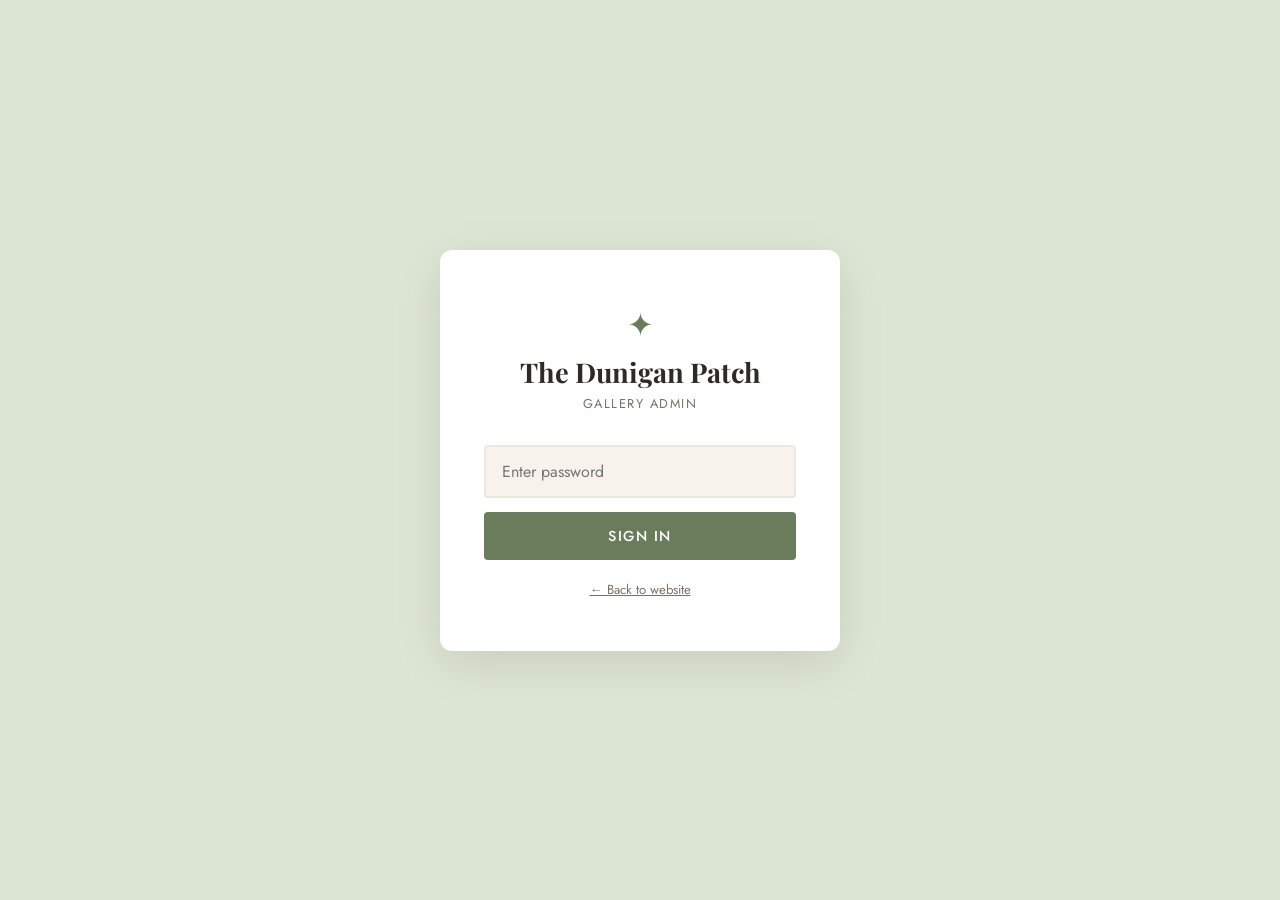
<file: admin.html>
<!DOCTYPE html>
<html lang="en">
<head>
  <meta charset="UTF-8">
  <meta name="viewport" content="width=device-width, initial-scale=1.0">
  <title>Gallery Admin — The Dunigan Patch</title>
  <link rel="preconnect" href="https://fonts.googleapis.com">
  <link rel="preconnect" href="https://fonts.gstatic.com" crossorigin>
  <link href="https://fonts.googleapis.com/css2?family=Playfair+Display:ital,wght@0,400;0,600;1,400&family=Jost:wght@300;400;500&display=swap" rel="stylesheet">
  <style>
    :root {
      --cream: #f7f3ec; --parchment: #ede8de; --sage: #6b7c5c; --sage-dark: #4e5c42;
      --sage-light: #dde5d4; --brown: #7a5c3a; --text: #2e2a24; --text-muted: #7a7168;
      --white: #ffffff; --red: #b84c4c;
      --font-serif: 'Playfair Display', Georgia, serif;
      --font-sans: 'Jost', sans-serif;
    }
    *, *::before, *::after { box-sizing: border-box; margin: 0; padding: 0; }
    body { font-family: var(--font-sans); background: var(--cream); color: var(--text); min-height: 100vh; }

    /* ── LOGIN ── */
    #loginScreen {
      min-height: 100vh; display: flex; align-items: center; justify-content: center;
      background: var(--sage-light); padding: 24px;
    }
    .login-box {
      background: var(--white); border-radius: 12px; padding: 52px 44px;
      max-width: 400px; width: 100%; box-shadow: 0 12px 48px rgba(0,0,0,0.1);
      text-align: center;
    }
    .login-logo { font-size: 2rem; color: var(--sage); margin-bottom: 6px; }
    .login-box h1 { font-family: var(--font-serif); font-size: 1.7rem; margin-bottom: 4px; }
    .login-box .sub { font-size: 0.8rem; color: var(--text-muted); letter-spacing: 0.12em; text-transform: uppercase; margin-bottom: 32px; }
    .login-box input[type="password"] {
      width: 100%; padding: 13px 16px; border: 2px solid var(--parchment);
      border-radius: 4px; font-family: var(--font-sans); font-size: 1rem;
      background: var(--cream); color: var(--text); margin-bottom: 14px;
      transition: border-color 0.2s; outline: none;
    }
    .login-box input[type="password"]:focus { border-color: var(--sage); }
    .login-error { color: var(--red); font-size: 0.85rem; margin-bottom: 12px; display: none; }
    .btn-login {
      width: 100%; padding: 14px; background: var(--sage); color: var(--white);
      border: none; border-radius: 4px; font-family: var(--font-sans);
      font-size: 0.9rem; font-weight: 500; letter-spacing: 0.1em; text-transform: uppercase;
      cursor: pointer; transition: background 0.2s;
    }
    .btn-login:hover { background: var(--sage-dark); }
    .back-link { display: block; margin-top: 20px; font-size: 0.82rem; color: var(--text-muted); }
    .back-link:hover { color: var(--sage); }

    /* ── ADMIN UI ── */
    #adminScreen { display: none; min-height: 100vh; }
    .admin-header {
      background: var(--sage-dark); color: var(--white); padding: 18px 32px;
      display: flex; align-items: center; justify-content: space-between;
    }
    .admin-header-logo { font-family: var(--font-serif); font-size: 1.2rem; }
    .admin-header-logo span { opacity: 0.65; font-family: var(--font-sans); font-size: 0.78rem; letter-spacing: 0.1em; text-transform: uppercase; margin-left: 10px; }
    .btn-logout { background: rgba(255,255,255,0.15); border: 1px solid rgba(255,255,255,0.3); color: var(--white); padding: 8px 18px; border-radius: 4px; font-family: var(--font-sans); font-size: 0.78rem; letter-spacing: 0.08em; text-transform: uppercase; cursor: pointer; transition: background 0.2s; }
    .btn-logout:hover { background: rgba(255,255,255,0.25); }

    .admin-body { max-width: 1000px; margin: 0 auto; padding: 40px 24px 80px; }

    .admin-section { margin-bottom: 48px; }
    .admin-section h2 { font-family: var(--font-serif); font-size: 1.5rem; margin-bottom: 6px; }
    .admin-section .hint { font-size: 0.85rem; color: var(--text-muted); margin-bottom: 20px; }

    /* Upload zone */
    .upload-zone {
      border: 2px dashed rgba(107,124,92,0.4); border-radius: 8px;
      padding: 48px 24px; text-align: center; cursor: pointer;
      background: var(--parchment); transition: all 0.2s;
    }
    .upload-zone:hover, .upload-zone.drag-over { border-color: var(--sage); background: var(--sage-light); }
    .upload-zone .icon { font-size: 2.5rem; margin-bottom: 10px; }
    .upload-zone p { color: var(--text-muted); font-size: 0.9rem; }
    .upload-zone strong { color: var(--sage); }
    #fileInput { display: none; }

    /* URL add */
    .url-row { display: flex; gap: 10px; margin-bottom: 10px; }
    .url-row input {
      flex: 1; padding: 11px 14px; border: 2px solid var(--parchment);
      border-radius: 4px; font-family: var(--font-sans); font-size: 0.9rem;
      background: var(--cream); color: var(--text); outline: none; transition: border-color 0.2s;
    }
    .url-row input:focus { border-color: var(--sage); }
    .url-row input.caption-input { max-width: 240px; }
    .btn-add {
      padding: 11px 22px; background: var(--sage); color: var(--white);
      border: none; border-radius: 4px; font-family: var(--font-sans);
      font-size: 0.85rem; font-weight: 500; letter-spacing: 0.06em;
      text-transform: uppercase; cursor: pointer; white-space: nowrap; transition: background 0.2s;
    }
    .btn-add:hover { background: var(--sage-dark); }

    /* Gallery grid */
    .admin-grid { display: grid; grid-template-columns: repeat(auto-fill, minmax(180px, 1fr)); gap: 14px; margin-top: 8px; }
    .admin-thumb {
      position: relative; border-radius: 6px; overflow: hidden;
      background: var(--parchment); aspect-ratio: 1;
      border: 2px solid transparent; transition: border-color 0.2s;
    }
    .admin-thumb:hover { border-color: var(--sage); }
    .admin-thumb img { width: 100%; height: 100%; object-fit: cover; display: block; }
    .thumb-caption {
      position: absolute; bottom: 0; left: 0; right: 0;
      background: rgba(0,0,0,0.55); color: rgba(255,255,255,0.9);
      font-size: 0.7rem; padding: 5px 8px; line-height: 1.3;
    }
    .thumb-delete {
      position: absolute; top: 6px; right: 6px;
      background: rgba(184,76,76,0.9); border: none; color: var(--white);
      width: 26px; height: 26px; border-radius: 50%; font-size: 0.9rem;
      cursor: pointer; display: flex; align-items: center; justify-content: center;
      opacity: 0; transition: opacity 0.15s;
    }
    .admin-thumb:hover .thumb-delete { opacity: 1; }

    /* Toast */
    .toast {
      position: fixed; bottom: 28px; left: 50%; transform: translateX(-50%);
      background: var(--sage-dark); color: var(--white); padding: 12px 28px;
      border-radius: 6px; font-size: 0.88rem; letter-spacing: 0.04em;
      opacity: 0; pointer-events: none; transition: opacity 0.3s; z-index: 999;
    }
    .toast.show { opacity: 1; }

    /* Progress bar */
    .upload-progress { margin-top: 12px; display: none; }
    .upload-progress .bar-track { background: var(--parchment); border-radius: 4px; height: 6px; overflow: hidden; }
    .upload-progress .bar-fill { height: 100%; background: var(--sage); width: 0%; transition: width 0.2s; border-radius: 4px; }
    .upload-progress .bar-label { font-size: 0.78rem; color: var(--text-muted); margin-top: 6px; }

    .empty-state { text-align: center; color: var(--text-muted); padding: 32px 0; font-size: 0.9rem; }

    /* Speed control */
    .speed-row { display: flex; align-items: center; gap: 14px; margin-top: 8px; flex-wrap: wrap; }
    .speed-row input[type="range"] { flex: 1; min-width: 180px; accent-color: var(--sage); }
    .speed-label { font-size: 0.78rem; color: var(--text-muted); letter-spacing: 0.08em; text-transform: uppercase; white-space: nowrap; }
    .speed-val { font-size: 1rem; font-weight: 500; color: var(--sage-dark); min-width: 42px; }
    .speed-saved { font-size: 0.82rem; color: var(--sage); margin-left: 14px; opacity: 0; transition: opacity 0.3s; }
    .speed-saved.show { opacity: 1; }

    @media (max-width: 600px) {
      .url-row { flex-wrap: wrap; }
      .url-row input.caption-input { max-width: 100%; }
      .admin-grid { grid-template-columns: repeat(auto-fill, minmax(130px, 1fr)); }
    }
  </style>
</head>
<body>

  <!-- LOGIN -->
  <div id="loginScreen">
    <div class="login-box">
      <div class="login-logo">✦</div>
      <h1>The Dunigan Patch</h1>
      <p class="sub">Gallery Admin</p>
      <p class="login-error" id="loginError">Incorrect password. Try again.</p>
      <input type="password" id="passwordInput" placeholder="Enter password" autocomplete="current-password">
      <button class="btn-login" onclick="tryLogin()">Sign In</button>
      <a href="index.html" class="back-link">← Back to website</a>
    </div>
  </div>

  <!-- ADMIN -->
  <div id="adminScreen">
    <div class="admin-header">
      <div class="admin-header-logo">✦ The Dunigan Patch <span>Gallery Admin</span></div>
      <button class="btn-logout" onclick="logout()">Sign Out</button>
    </div>

    <div class="admin-body">

      <!-- Slideshow speed -->
      <div class="admin-section">
        <h2>Slideshow Speed</h2>
        <p class="hint">Control how long each image displays before fading to the next. 5 random images are picked from your pool each time someone visits the gallery.</p>
        <div class="speed-row">
          <span class="speed-label">Slow</span>
          <input type="range" id="speedSlider" min="1500" max="10000" step="500" value="4000" oninput="updateSpeedDisplay(this.value)">
          <span class="speed-label">Fast</span>
          <span class="speed-val" id="speedVal">4.0s</span>
        </div>
        <button class="btn-add" style="margin-top:16px;" onclick="saveSpeed()">Save Speed</button>
        <span class="speed-saved" id="speedSaved"></span>
      </div>

      <!-- Upload photos -->
      <div class="admin-section">
        <h2>Upload Photos to Pool</h2>
        <p class="hint">Add images to the slideshow pool (up to 50). The gallery will randomly pick 5 each time a visitor loads the page. JPG, PNG, WEBP supported.</p>
        <div class="upload-zone" id="uploadZone" onclick="document.getElementById('fileInput').click()">
          <div class="icon">🌿</div>
          <p><strong>Click to browse</strong> or drag photos here</p>
          <p style="margin-top:6px; font-size:0.78rem;">Photos are stored in your browser — they'll show on this device's gallery.</p>
        </div>
        <input type="file" id="fileInput" accept="image/*" multiple>
        <div class="upload-progress" id="uploadProgress">
          <div class="bar-track"><div class="bar-fill" id="barFill"></div></div>
          <div class="bar-label" id="barLabel">Uploading…</div>
        </div>
      </div>

      <!-- Add by URL -->
      <div class="admin-section">
        <h2>Add by URL</h2>
        <p class="hint">Paste a direct image link (from Google Drive, Dropbox, or anywhere) and an optional caption.</p>
        <div class="url-row">
          <input type="url" id="urlInput" placeholder="https://example.com/photo.jpg">
          <input type="text" id="captionInput" class="caption-input" placeholder="Caption (optional)">
          <button class="btn-add" onclick="addByUrl()">Add</button>
        </div>
      </div>

      <!-- Current pool -->
      <div class="admin-section">
        <h2>Slideshow Pool</h2>
        <p class="hint">All images available for the slideshow. Hover a photo and click ✕ to remove it. The gallery picks 5 randomly from this pool each page load.</p>
        <div class="admin-grid" id="adminGrid"></div>
      </div>

    </div>
  </div>

  <div class="toast" id="toast"></div>

  <script>
    // ── Password (change this to whatever you want!) ──────────
    const ADMIN_PASSWORD = 'dunigan2026';

    // ── Default images ────────────────────────────────────────
    const DEFAULT_IMAGES = [
      { src: 'images/img1.JPG', caption: 'Our dogs enjoying the outdoors' },
      { src: 'images/img2.JPG', caption: 'Hosta plant growing in the homestead garden' },
      { src: 'images/img3.JPG', caption: 'Original painting — floral ribcage with roses, sunflowers and a raven' },
      { src: 'images/img4.JPG', caption: 'Handmade multicolor crochet slouch hat' },
    ];

    // ── Auth ──────────────────────────────────────────────────
    function tryLogin() {
      const pw = document.getElementById('passwordInput').value;
      if (pw === ADMIN_PASSWORD) {
        sessionStorage.setItem('dp_admin', '1');
        showAdmin();
      } else {
        document.getElementById('loginError').style.display = 'block';
        document.getElementById('passwordInput').value = '';
        document.getElementById('passwordInput').focus();
      }
    }
    document.getElementById('passwordInput').addEventListener('keydown', e => { if (e.key === 'Enter') tryLogin(); });

    function logout() {
      sessionStorage.removeItem('dp_admin');
      location.reload();
    }

    function showAdmin() {
      document.getElementById('loginScreen').style.display = 'none';
      document.getElementById('adminScreen').style.display = 'block';
      renderGrid();
      loadSpeed();
    }

    if (sessionStorage.getItem('dp_admin') === '1') showAdmin();

    // ── Storage helpers ───────────────────────────────────────
    function getImages() {
      const stored = localStorage.getItem('dunigan_gallery');
      return stored ? JSON.parse(stored) : [...DEFAULT_IMAGES];
    }
    function saveImages(images) {
      localStorage.setItem('dunigan_gallery', JSON.stringify(images));
    }

    // ── Render admin grid ─────────────────────────────────────
    function renderGrid() {
      const grid = document.getElementById('adminGrid');
      const images = getImages();
      if (!images.length) {
        grid.innerHTML = '<p class="empty-state">No images yet. Upload some above!</p>';
        return;
      }
      grid.innerHTML = images.map((img, i) => `
        <div class="admin-thumb">
          <img src="${img.src}" alt="${img.caption || ''}">
          ${img.caption ? `<div class="thumb-caption">${img.caption}</div>` : ''}
          <button class="thumb-delete" onclick="deleteImage(${i})" title="Remove">✕</button>
        </div>
      `).join('');
    }

    // ── Delete ────────────────────────────────────────────────
    function deleteImage(index) {
      const images = getImages();
      images.splice(index, 1);
      saveImages(images);
      renderGrid();
      showToast('Photo removed from gallery.');
    }

    // ── Add by URL ────────────────────────────────────────────
    function addByUrl() {
      const url = document.getElementById('urlInput').value.trim();
      const caption = document.getElementById('captionInput').value.trim();
      if (!url) { showToast('Please enter an image URL.'); return; }
      const images = getImages();
      images.push({ src: url, caption });
      saveImages(images);
      document.getElementById('urlInput').value = '';
      document.getElementById('captionInput').value = '';
      renderGrid();
      showToast('Photo added to gallery!');
    }

    // ── File upload (base64) ──────────────────────────────────
    document.getElementById('fileInput').addEventListener('change', function() {
      handleFiles(this.files);
      this.value = '';
    });

    // Drag and drop
    const zone = document.getElementById('uploadZone');
    zone.addEventListener('dragover', e => { e.preventDefault(); zone.classList.add('drag-over'); });
    zone.addEventListener('dragleave', () => zone.classList.remove('drag-over'));
    zone.addEventListener('drop', e => {
      e.preventDefault();
      zone.classList.remove('drag-over');
      handleFiles(e.dataTransfer.files);
    });

    function handleFiles(files) {
      const validFiles = Array.from(files).filter(f => f.type.startsWith('image/'));
      if (!validFiles.length) { showToast('Please select image files only.'); return; }

      const progress = document.getElementById('uploadProgress');
      const barFill = document.getElementById('barFill');
      const barLabel = document.getElementById('barLabel');
      progress.style.display = 'block';

      let done = 0;
      const total = validFiles.length;
      const images = getImages();

      validFiles.forEach(file => {
        const reader = new FileReader();
        reader.onload = function(e) {
          images.push({ src: e.target.result, caption: file.name.replace(/\.[^.]+$/, '').replace(/[-_]/g, ' ') });
          done++;
          const pct = Math.round((done / total) * 100);
          barFill.style.width = pct + '%';
          barLabel.textContent = `Uploading… ${done} of ${total}`;
          if (done === total) {
            saveImages(images);
            renderGrid();
            showToast(`${total} photo${total > 1 ? 's' : ''} added to gallery!`);
            setTimeout(() => {
              progress.style.display = 'none';
              barFill.style.width = '0%';
            }, 1200);
          }
        };
        reader.readAsDataURL(file);
      });
    }

    // ── Toast ─────────────────────────────────────────────────
    let toastTimer;
    function showToast(msg) {
      const toast = document.getElementById('toast');
      toast.textContent = msg;
      toast.classList.add('show');
      clearTimeout(toastTimer);
      toastTimer = setTimeout(() => toast.classList.remove('show'), 2800);
    }
    // ── Speed control ─────────────────────────────────────
    function updateSpeedDisplay(val) {
      document.getElementById('speedVal').textContent = (val / 1000).toFixed(1) + 's';
    }
    function saveSpeed() {
      const val = document.getElementById('speedSlider').value;
      localStorage.setItem('dunigan_slide_speed', val);
      const saved = document.getElementById('speedSaved');
      saved.textContent = '✓ Saved!';
      saved.classList.add('show');
      setTimeout(() => saved.classList.remove('show'), 2000);
    }
    function loadSpeed() {
      const val = parseInt(localStorage.getItem('dunigan_slide_speed') || '4000', 10);
      document.getElementById('speedSlider').value = val;
      updateSpeedDisplay(val);
    }

  </script>
</body>
</html>
</file>
<file: styles.css>
/* =====================
   CSS VARIABLES
===================== */
:root {
  --cream: #f7f3ec;
  --parchment: #ede8de;
  --sage: #6b7c5c;
  --sage-dark: #4e5c42;
  --sage-light: #dde5d4;
  --brown: #7a5c3a;
  --brown-light: #c4a882;
  --text: #2e2a24;
  --text-muted: #7a7168;
  --white: #ffffff;
  --font-serif: 'Playfair Display', Georgia, serif;
  --font-sans: 'Jost', sans-serif;
  --radius: 4px;
  --shadow: 0 4px 24px rgba(0,0,0,0.08);
  --shadow-lg: 0 12px 48px rgba(0,0,0,0.12);
}

/* =====================
   RESET & BASE
===================== */
*, *::before, *::after { box-sizing: border-box; margin: 0; padding: 0; }
html { scroll-behavior: smooth; }
body {
  font-family: var(--font-sans);
  background: var(--cream);
  color: var(--text);
  font-size: 16px;
  line-height: 1.7;
  overflow-x: hidden;
}
img { display: block; width: 100%; height: 100%; object-fit: cover; }
a { text-decoration: none; color: inherit; }

/* =====================
   SCROLL ANIMATIONS
===================== */
section {
  opacity: 0;
  transform: translateY(28px);
  transition: opacity 0.7s ease, transform 0.7s ease;
}
section.visible { opacity: 1; transform: none; }

/* =====================
   BUTTONS
===================== */
.btn {
  display: inline-block;
  padding: 13px 32px;
  font-family: var(--font-sans);
  font-size: 0.9rem;
  font-weight: 500;
  letter-spacing: 0.08em;
  text-transform: uppercase;
  border-radius: var(--radius);
  transition: all 0.25s ease;
  cursor: pointer;
}
.btn-primary { background: var(--sage); color: var(--white); border: 2px solid var(--sage); }
.btn-primary:hover { background: var(--sage-dark); border-color: var(--sage-dark); transform: translateY(-2px); box-shadow: 0 6px 20px rgba(107,124,92,0.3); }
.btn-outline { background: transparent; color: var(--text); border: 2px solid var(--text); }
.btn-outline:hover { background: var(--text); color: var(--cream); transform: translateY(-2px); }

/* =====================
   SECTION HELPERS
===================== */
.section-inner { max-width: 1100px; margin: 0 auto; padding: 0 24px; }
.section-label {
  font-family: var(--font-sans);
  font-size: 0.78rem;
  font-weight: 500;
  letter-spacing: 0.2em;
  text-transform: uppercase;
  color: var(--brown);
  margin-bottom: 12px;
}
.section-title {
  font-family: var(--font-serif);
  font-size: clamp(2rem, 5vw, 3rem);
  font-weight: 600;
  color: var(--text);
  line-height: 1.2;
  margin-bottom: 16px;
}
.section-sub { font-size: 1.05rem; color: var(--text-muted); max-width: 560px; margin-bottom: 48px; }

/* =====================
   BOTANICAL HELPERS
===================== */
/* Hero full-bleed SVG */
.botanical-hero {
  position: absolute;
  inset: 0;
  width: 100%;
  height: 100%;
  pointer-events: none;
  z-index: 1;
}

/* Corner vines — used on shop, gallery */
.bot-corner {
  position: absolute;
  pointer-events: none;
  z-index: 0;
  width: 200px;
  height: 200px;
}
.bot-tl { top: 0; left: 0; }
.bot-tr { top: 0; right: 0; }
.bot-bl { bottom: 0; left: 0; }
.bot-br { bottom: 0; right: 0; }

/* Side vine — used on about */
.bot-side {
  position: absolute;
  pointer-events: none;
  z-index: 0;
  width: 110px;
  height: 420px;
}
.bot-side-r { top: 50%; right: 0; transform: translateY(-50%); }
.bot-side-l { top: 50%; left: 0; transform: translateY(-50%); }

/* =====================
   HEADER
===================== */
.site-header {
  position: sticky;
  top: 0;
  z-index: 100;
  background: rgba(247,243,236,0.95);
  backdrop-filter: blur(12px);
  border-bottom: 1px solid rgba(0,0,0,0.07);
}
.header-inner {
  max-width: 1100px;
  margin: 0 auto;
  padding: 16px 24px;
  display: flex;
  align-items: center;
  justify-content: space-between;
  gap: 24px;
}
.logo { display: flex; align-items: center; gap: 12px; }
.logo-leaf { font-size: 1.5rem; color: var(--sage); }
.logo h1 { font-family: var(--font-serif); font-size: 1.3rem; font-weight: 600; line-height: 1.1; color: var(--text); }
.logo .tagline { font-size: 0.7rem; color: var(--text-muted); letter-spacing: 0.1em; text-transform: uppercase; }
.main-nav { display: flex; gap: 32px; }
.main-nav a { font-size: 0.85rem; font-weight: 500; letter-spacing: 0.08em; text-transform: uppercase; color: var(--text-muted); transition: color 0.2s; }
.main-nav a:hover { color: var(--sage); }
.nav-toggle { display: none; background: none; border: none; font-size: 1.4rem; cursor: pointer; color: var(--text); padding: 4px; }
.mobile-nav { display: none; flex-direction: column; padding: 0 24px 16px; gap: 4px; background: rgba(247,243,236,0.98); }
.mobile-nav.open { display: flex; }
.mobile-nav a { padding: 10px 0; font-size: 1rem; font-weight: 500; color: var(--text); border-bottom: 1px solid var(--parchment); letter-spacing: 0.05em; }

/* =====================
   HERO
===================== */
.hero {
  position: relative;
  min-height: 90vh;
  display: flex;
  flex-direction: column;
  align-items: center;
  justify-content: center;
  text-align: center;
  padding: 80px 24px 60px;
  overflow: hidden;
  background: var(--sage-light);
}
.hero-texture {
  position: absolute;
  inset: 0;
  background-image:
    radial-gradient(ellipse at 20% 50%, rgba(107,124,92,0.12) 0%, transparent 60%),
    radial-gradient(ellipse at 80% 20%, rgba(196,168,130,0.15) 0%, transparent 55%),
    url("data:image/svg+xml,%3Csvg width='60' height='60' viewBox='0 0 60 60' xmlns='http://www.w3.org/2000/svg'%3E%3Cg fill='none' fill-rule='evenodd'%3E%3Cg fill='%236b7c5c' fill-opacity='0.04'%3E%3Cpath d='M36 34v-4h-2v4h-4v2h4v4h2v-4h4v-2h-4zm0-30V0h-2v4h-4v2h4v4h2V6h4V4h-4zM6 34v-4H4v4H0v2h4v4h2v-4h4v-2H6zM6 4V0H4v4H0v2h4v4h2V6h4V4H6z'/%3E%3C/g%3E%3C/g%3E%3C/svg%3E");
  pointer-events: none;
}
.hero-content { position: relative; z-index: 2; max-width: 700px; }
.hero-eyebrow { font-size: 0.8rem; font-weight: 500; letter-spacing: 0.25em; text-transform: uppercase; color: var(--sage-dark); margin-bottom: 20px; opacity: 0; animation: fadeUp 0.8s 0.2s ease forwards; }
.hero-headline { font-family: var(--font-serif); font-size: clamp(2.8rem, 7vw, 5rem); font-weight: 600; color: var(--text); line-height: 1.1; margin-bottom: 24px; opacity: 0; animation: fadeUp 0.8s 0.4s ease forwards; }
.hero-headline em { font-style: italic; color: var(--sage-dark); }
.hero-sub { font-size: 1.1rem; color: var(--text-muted); max-width: 500px; margin: 0 auto 40px; opacity: 0; animation: fadeUp 0.8s 0.6s ease forwards; }
.hero-ctas { display: flex; gap: 16px; justify-content: center; flex-wrap: wrap; opacity: 0; animation: fadeUp 0.8s 0.8s ease forwards; }
.hero-badge { position: relative; z-index: 2; margin-top: 60px; display: flex; gap: 16px; align-items: center; font-size: 0.78rem; font-weight: 500; letter-spacing: 0.15em; text-transform: uppercase; color: var(--sage-dark); opacity: 0; animation: fadeUp 0.8s 1s ease forwards; }

/* =====================
   SHOP
===================== */
.shop { padding: 100px 0; background: var(--cream); position: relative; overflow: hidden; }
.shop-cards { display: grid; grid-template-columns: 1fr 1fr; gap: 24px; margin-top: 48px; }
.shop-card {
  display: flex; flex-direction: column; align-items: flex-start;
  padding: 48px 40px;
  background: var(--parchment);
  border: 1px solid rgba(0,0,0,0.06);
  border-radius: 8px;
  transition: all 0.3s ease;
  position: relative; overflow: hidden;
  z-index: 1;
}
.shop-card::before { content: ''; position: absolute; inset: 0; background: linear-gradient(135deg, rgba(107,124,92,0.05), transparent); opacity: 0; transition: opacity 0.3s; }
.shop-card:hover { transform: translateY(-6px); box-shadow: var(--shadow-lg); border-color: rgba(107,124,92,0.2); }
.shop-card:hover::before { opacity: 1; }
.shop-card-icon { font-size: 2.5rem; margin-bottom: 20px; }
.shop-card h3 { font-family: var(--font-serif); font-size: 1.6rem; margin-bottom: 10px; }
.shop-card p { color: var(--text-muted); font-size: 0.95rem; margin-bottom: 28px; flex: 1; }
.shop-card-cta { font-size: 0.85rem; font-weight: 500; letter-spacing: 0.08em; text-transform: uppercase; color: var(--sage); border-bottom: 1px solid var(--sage); padding-bottom: 2px; transition: color 0.2s; }
.shop-card:hover .shop-card-cta { color: var(--sage-dark); }

/* =====================
   ABOUT
===================== */
.about { padding: 100px 0; background: var(--parchment); position: relative; overflow: hidden; }
.about-inner { display: grid; grid-template-columns: 1fr 1fr; gap: 72px; align-items: center; position: relative; z-index: 1; }
.about-image-placeholder { aspect-ratio: 4/5; background: var(--sage-light); border-radius: 8px; display: flex; align-items: center; justify-content: center; border: 2px dashed rgba(107,124,92,0.3); overflow: hidden; }
.about-text p { color: var(--text-muted); margin-bottom: 20px; font-size: 1.05rem; }

/* =====================
   GALLERY SLIDESHOW
===================== */
.gallery { padding: 100px 0; background: var(--cream); position: relative; overflow: hidden; }
.gallery .section-inner { position: relative; z-index: 1; }

.slideshow-wrap { position: relative; margin-top: 48px; }

.slideshow-stage {
  position: relative;
  width: 100%;
  aspect-ratio: 16/9;
  border-radius: 12px;
  overflow: hidden;
  background: var(--parchment);
  box-shadow: var(--shadow-lg);
}

.slide {
  position: absolute;
  inset: 0;
  opacity: 0;
  transition: opacity 0.9s ease;
  pointer-events: none;
}
.slide.active {
  opacity: 1;
  pointer-events: auto;
}
.slide img {
  width: 100%;
  height: 100%;
  object-fit: cover;
  display: block;
}
.slide-caption {
  position: absolute;
  bottom: 0; left: 0; right: 0;
  background: linear-gradient(transparent, rgba(0,0,0,0.55));
  color: rgba(255,255,255,0.92);
  font-size: 0.88rem;
  letter-spacing: 0.05em;
  padding: 32px 24px 18px;
  font-family: var(--font-sans);
}

/* Dots */
.slideshow-dots {
  display: flex;
  justify-content: center;
  gap: 8px;
  margin-top: 18px;
}
.slide-dot {
  width: 9px; height: 9px;
  border-radius: 50%;
  background: var(--parchment);
  border: 2px solid var(--sage);
  cursor: pointer;
  transition: background 0.25s, transform 0.2s;
  padding: 0;
}
.slide-dot.active {
  background: var(--sage);
  transform: scale(1.25);
}

/* Prev / Next buttons */
.slideshow-controls { pointer-events: none; }
.slide-btn {
  position: absolute;
  top: 50%;
  transform: translateY(-50%);
  background: rgba(247,243,236,0.85);
  border: 1px solid rgba(107,124,92,0.25);
  color: var(--sage-dark);
  font-size: 2rem;
  line-height: 1;
  width: 48px; height: 48px;
  border-radius: 50%;
  cursor: pointer;
  pointer-events: auto;
  display: flex; align-items: center; justify-content: center;
  transition: background 0.2s, transform 0.2s;
  box-shadow: 0 2px 12px rgba(0,0,0,0.1);
  z-index: 5;
}
.slide-btn:hover { background: rgba(247,243,236,1); transform: translateY(-50%) scale(1.08); }
.slide-prev { left: -22px; }
.slide-next { right: -22px; }

.gallery-empty { text-align: center; padding: 60px 0; color: var(--text-muted); }
.gallery-empty a { color: var(--sage); border-bottom: 1px solid var(--sage); }

/* =====================
   CONTACT
===================== */
.contact { padding: 100px 0; background: var(--sage); text-align: center; }
.contact-inner { max-width: 600px; }
.contact .section-label { color: var(--brown-light); }
.contact .section-title { color: var(--white); }
.contact p { color: rgba(255,255,255,0.8); margin-bottom: 36px; }
.contact .btn-primary { background: var(--white); color: var(--sage); border-color: var(--white); }
.contact .btn-primary:hover { background: var(--cream); border-color: var(--cream); box-shadow: 0 6px 20px rgba(0,0,0,0.15); }
.social-links { display: flex; justify-content: center; gap: 32px; margin-top: 40px; }
.social-links a { font-size: 0.8rem; font-weight: 500; letter-spacing: 0.15em; text-transform: uppercase; color: rgba(255,255,255,0.7); border-bottom: 1px solid rgba(255,255,255,0.3); padding-bottom: 2px; transition: color 0.2s, border-color 0.2s; }
.social-links a:hover { color: var(--white); border-color: var(--white); }

/* =====================
   FOOTER
===================== */
.site-footer { background: var(--sage-dark); padding: 48px 24px; text-align: center; }
.footer-inner { max-width: 500px; margin: 0 auto; }
.footer-logo { font-family: var(--font-serif); font-size: 1.3rem; color: var(--white); margin-bottom: 8px; }
.site-footer p { font-size: 0.85rem; color: rgba(255,255,255,0.6); letter-spacing: 0.08em; margin-bottom: 4px; }
.footer-copy { margin-top: 24px !important; font-size: 0.78rem !important; }

/* =====================
   ANIMATIONS
===================== */
@keyframes fadeUp {
  from { opacity: 0; transform: translateY(20px); }
  to   { opacity: 1; transform: translateY(0); }
}

/* =====================
   RESPONSIVE
===================== */
@media (max-width: 768px) {
  .main-nav { display: none; }
  .nav-toggle { display: block; }
  .hero { min-height: 80vh; padding: 60px 20px 40px; }
  .hero-headline { font-size: 2.8rem; }
  .shop-cards { grid-template-columns: 1fr; }
  .about-inner { grid-template-columns: 1fr; gap: 40px; }
  .about-image-placeholder { aspect-ratio: 3/2; }
  .slide-prev { left: -10px; }
  .slide-next { right: -10px; }
  .slide-btn { width: 38px; height: 38px; font-size: 1.5rem; }
  .bot-corner { width: 140px; height: 140px; }
  .bot-side { width: 70px; height: 280px; }
  .section-inner { padding: 0 20px; }
  .shop, .about, .gallery, .contact { padding: 72px 0; }
}

@media (max-width: 480px) {
  .hero-ctas { flex-direction: column; align-items: center; }
  .hero-badge { flex-wrap: wrap; justify-content: center; gap: 10px; }
  .slideshow-stage { aspect-ratio: 4/3; }
  .bot-corner { width: 100px; height: 100px; }
  .bot-side { display: none; }
  .slide-prev { left: 6px; }
  .slide-next { right: 6px; }
}
</file>
